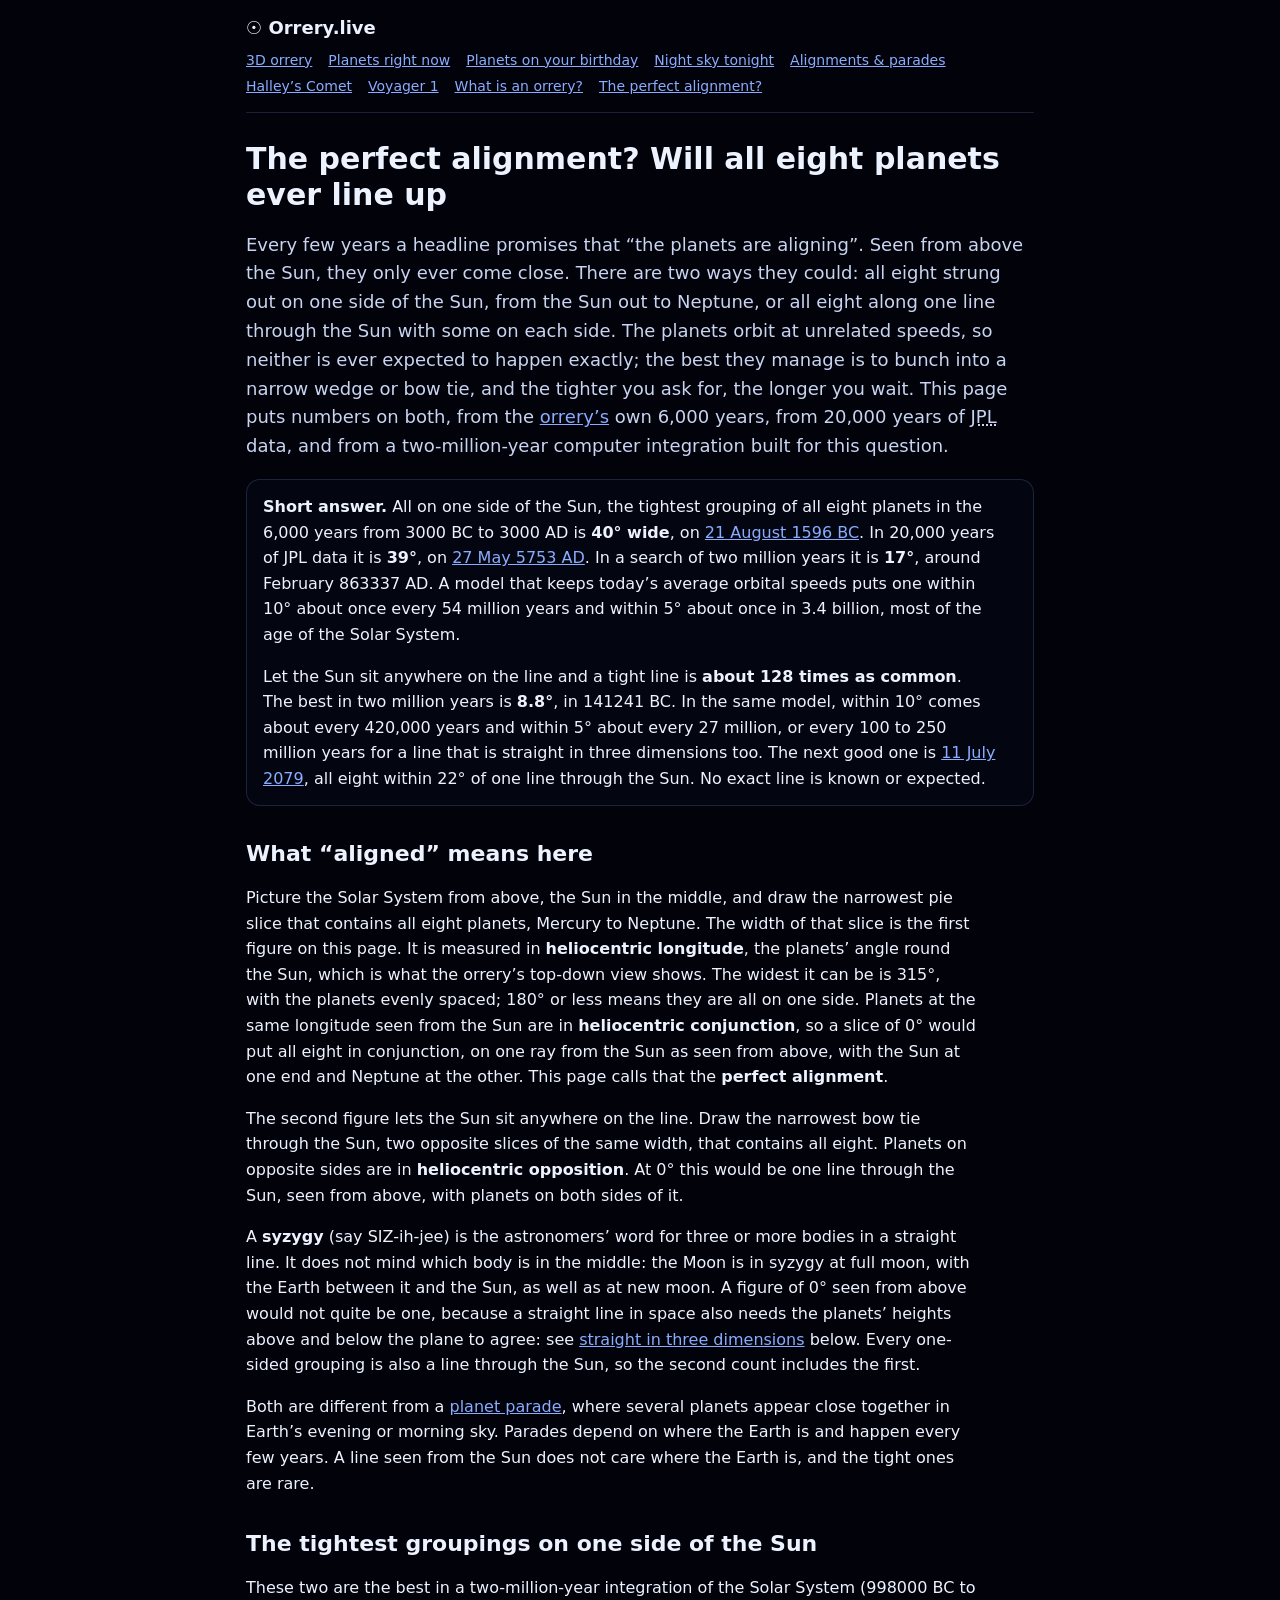
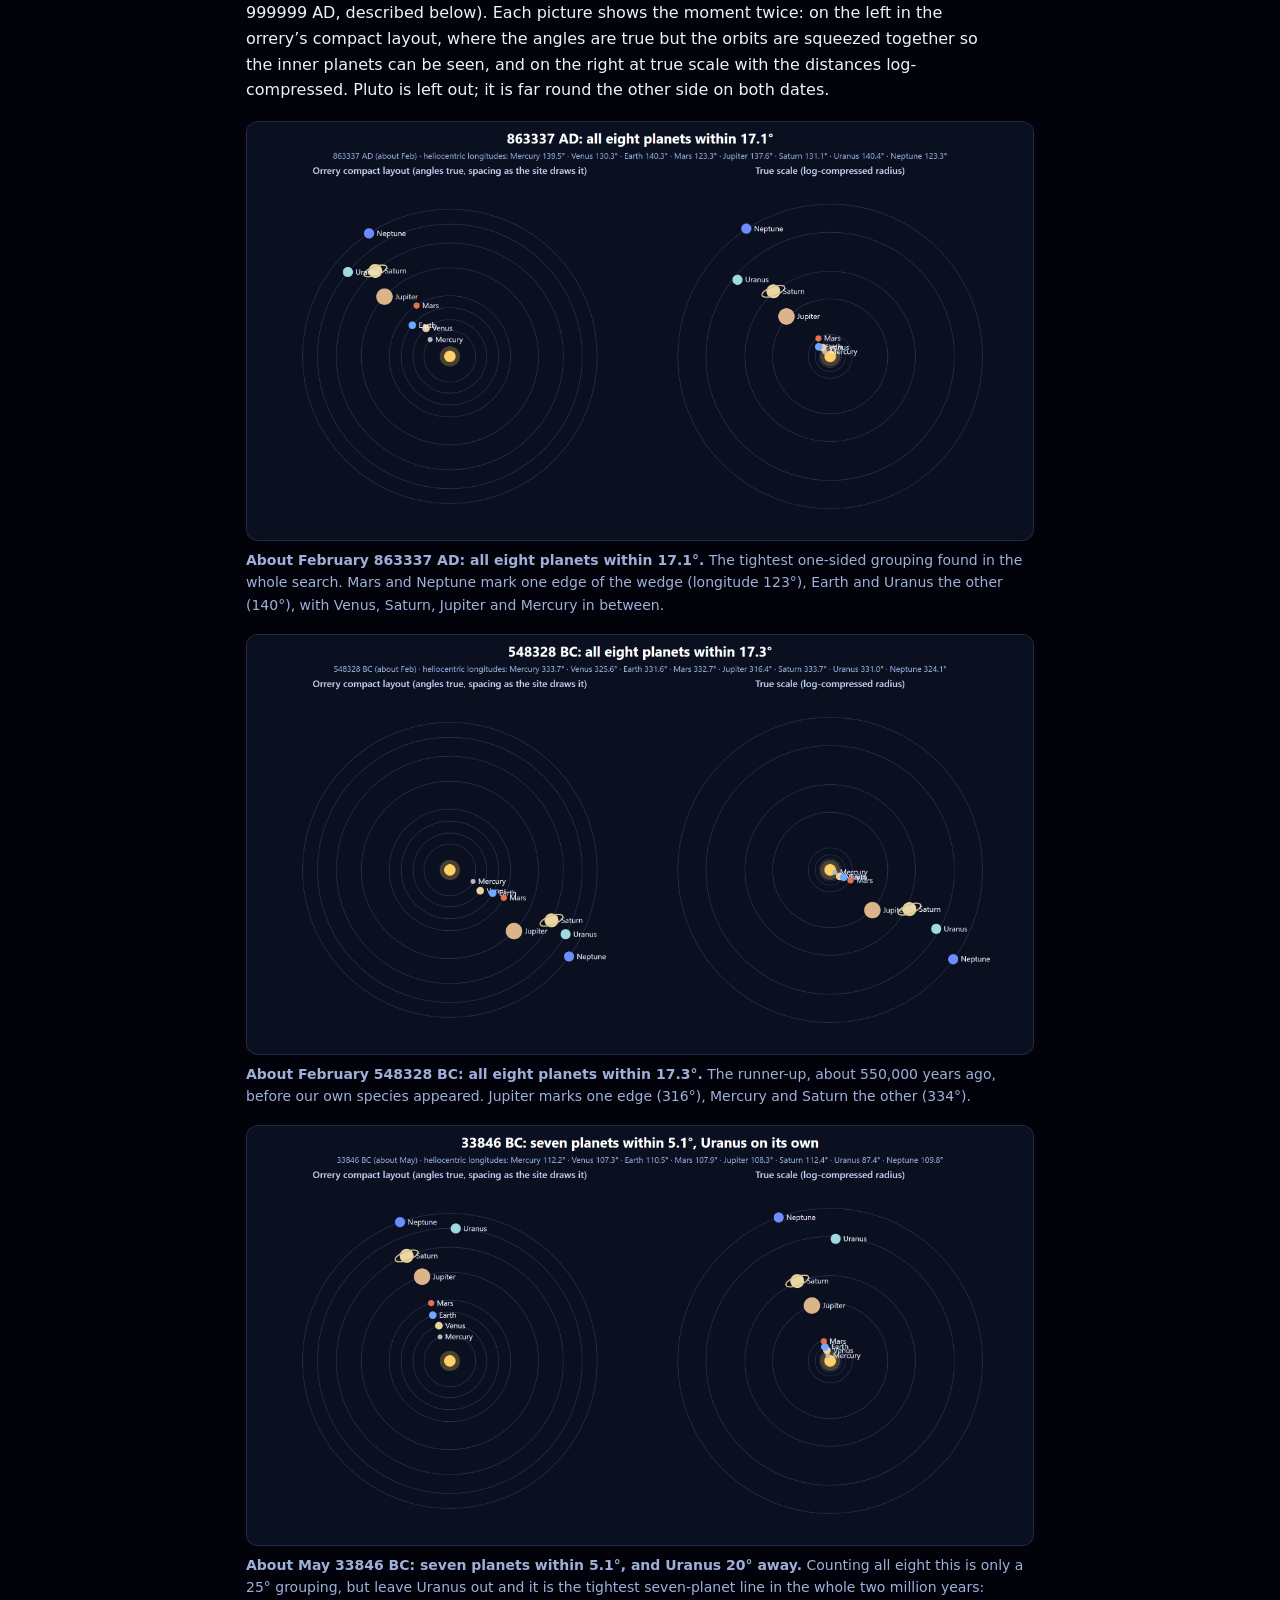
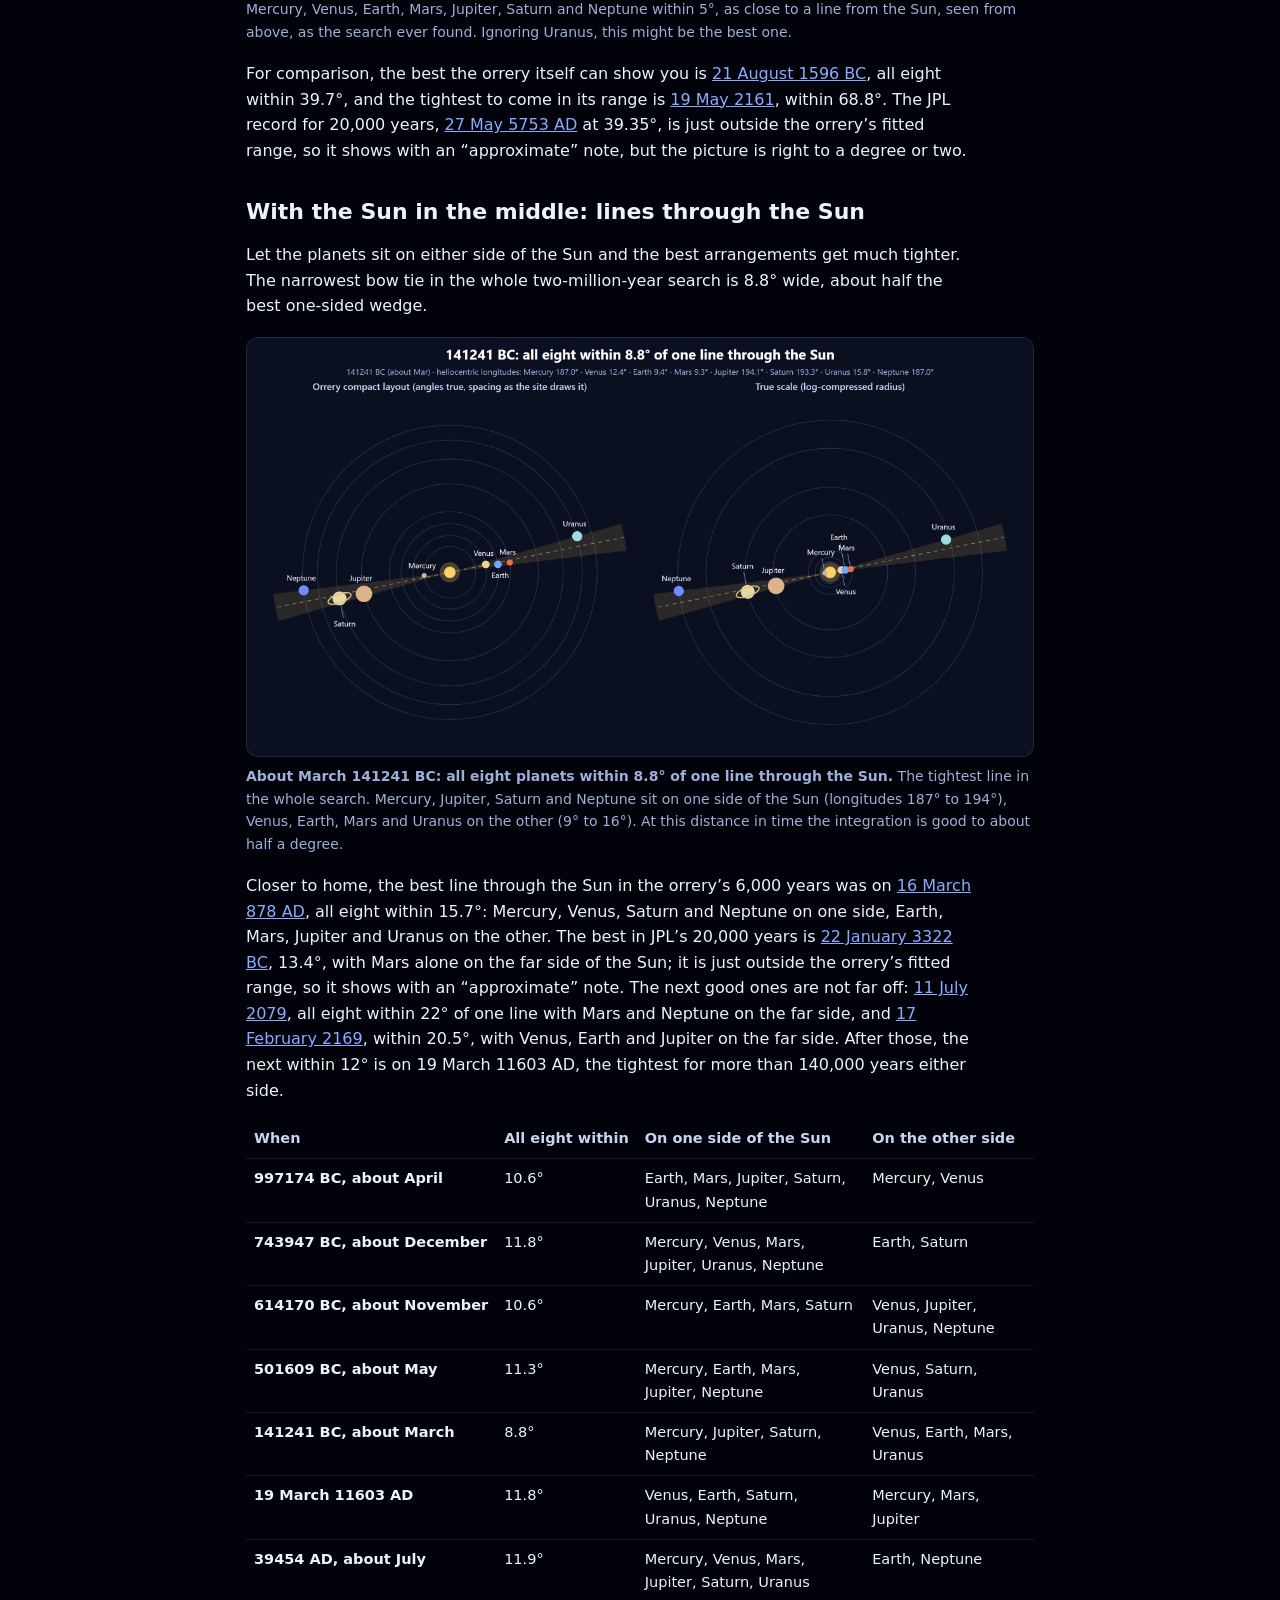
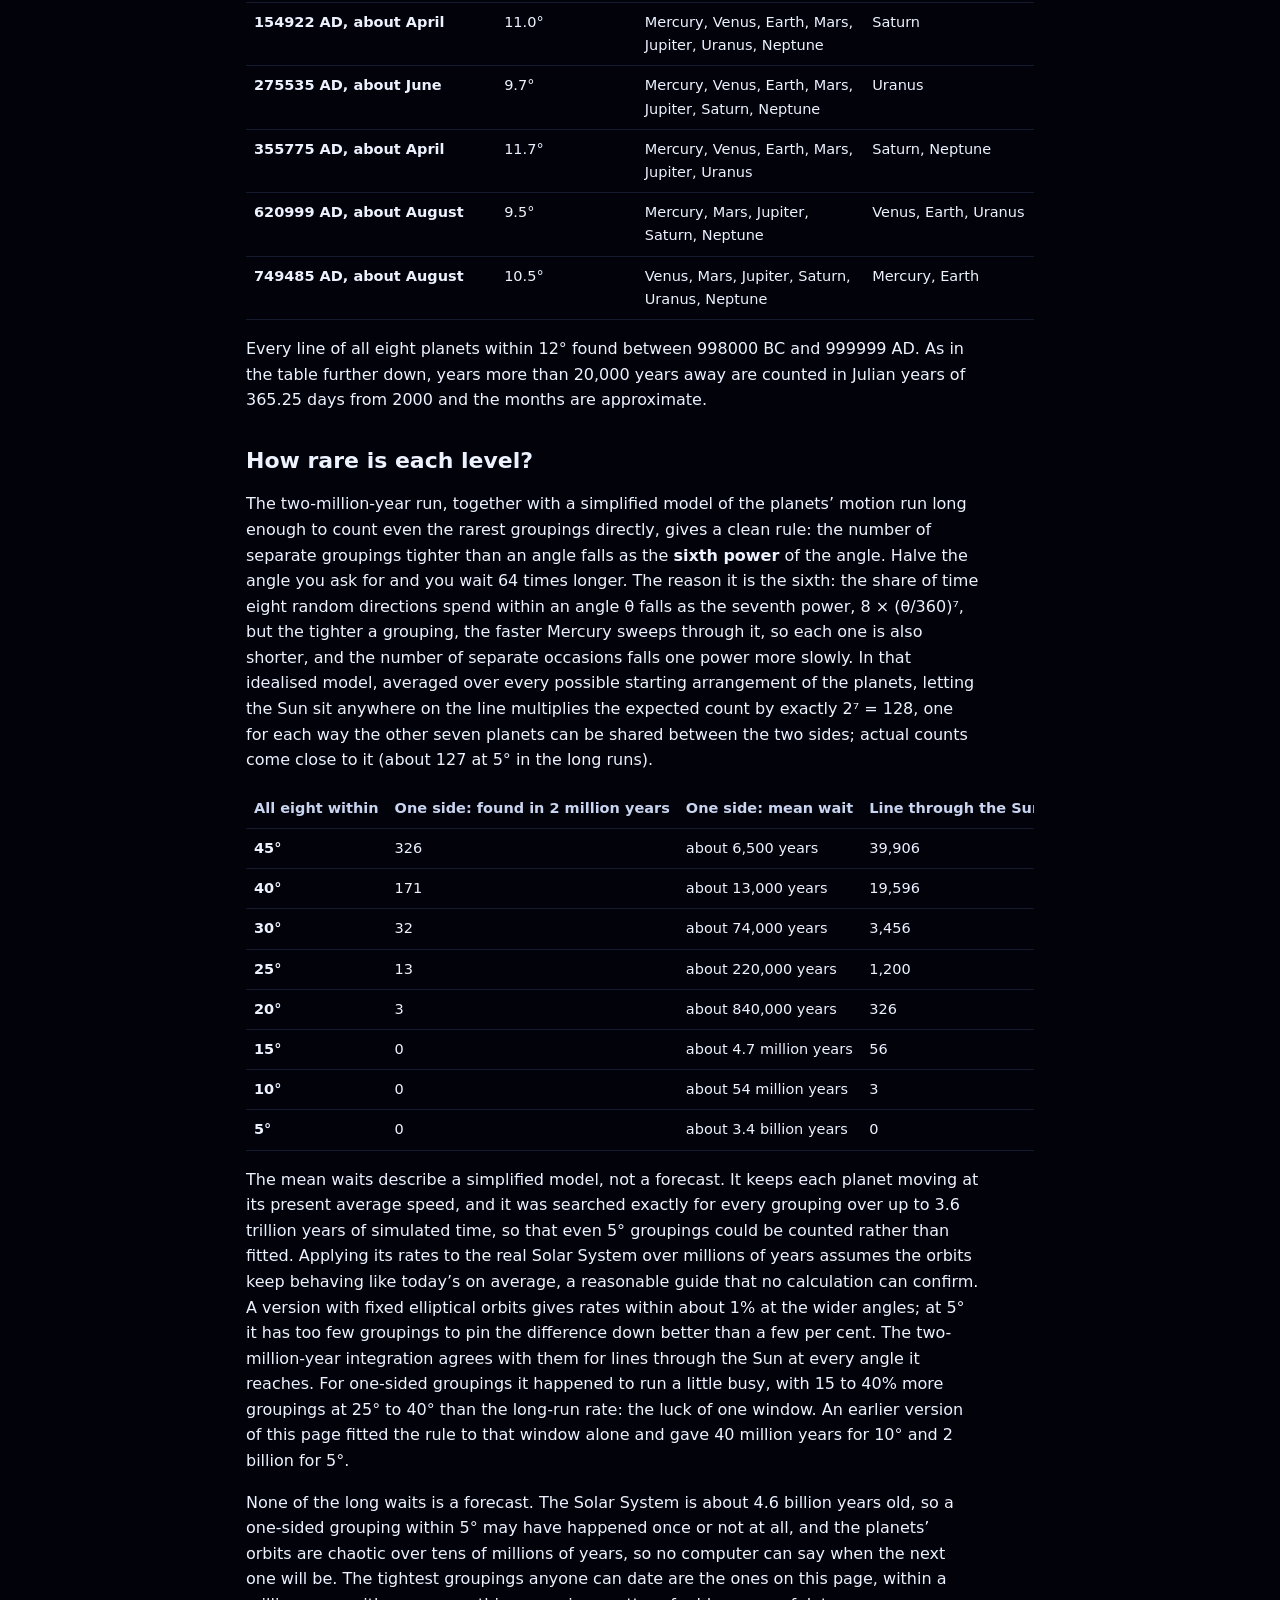
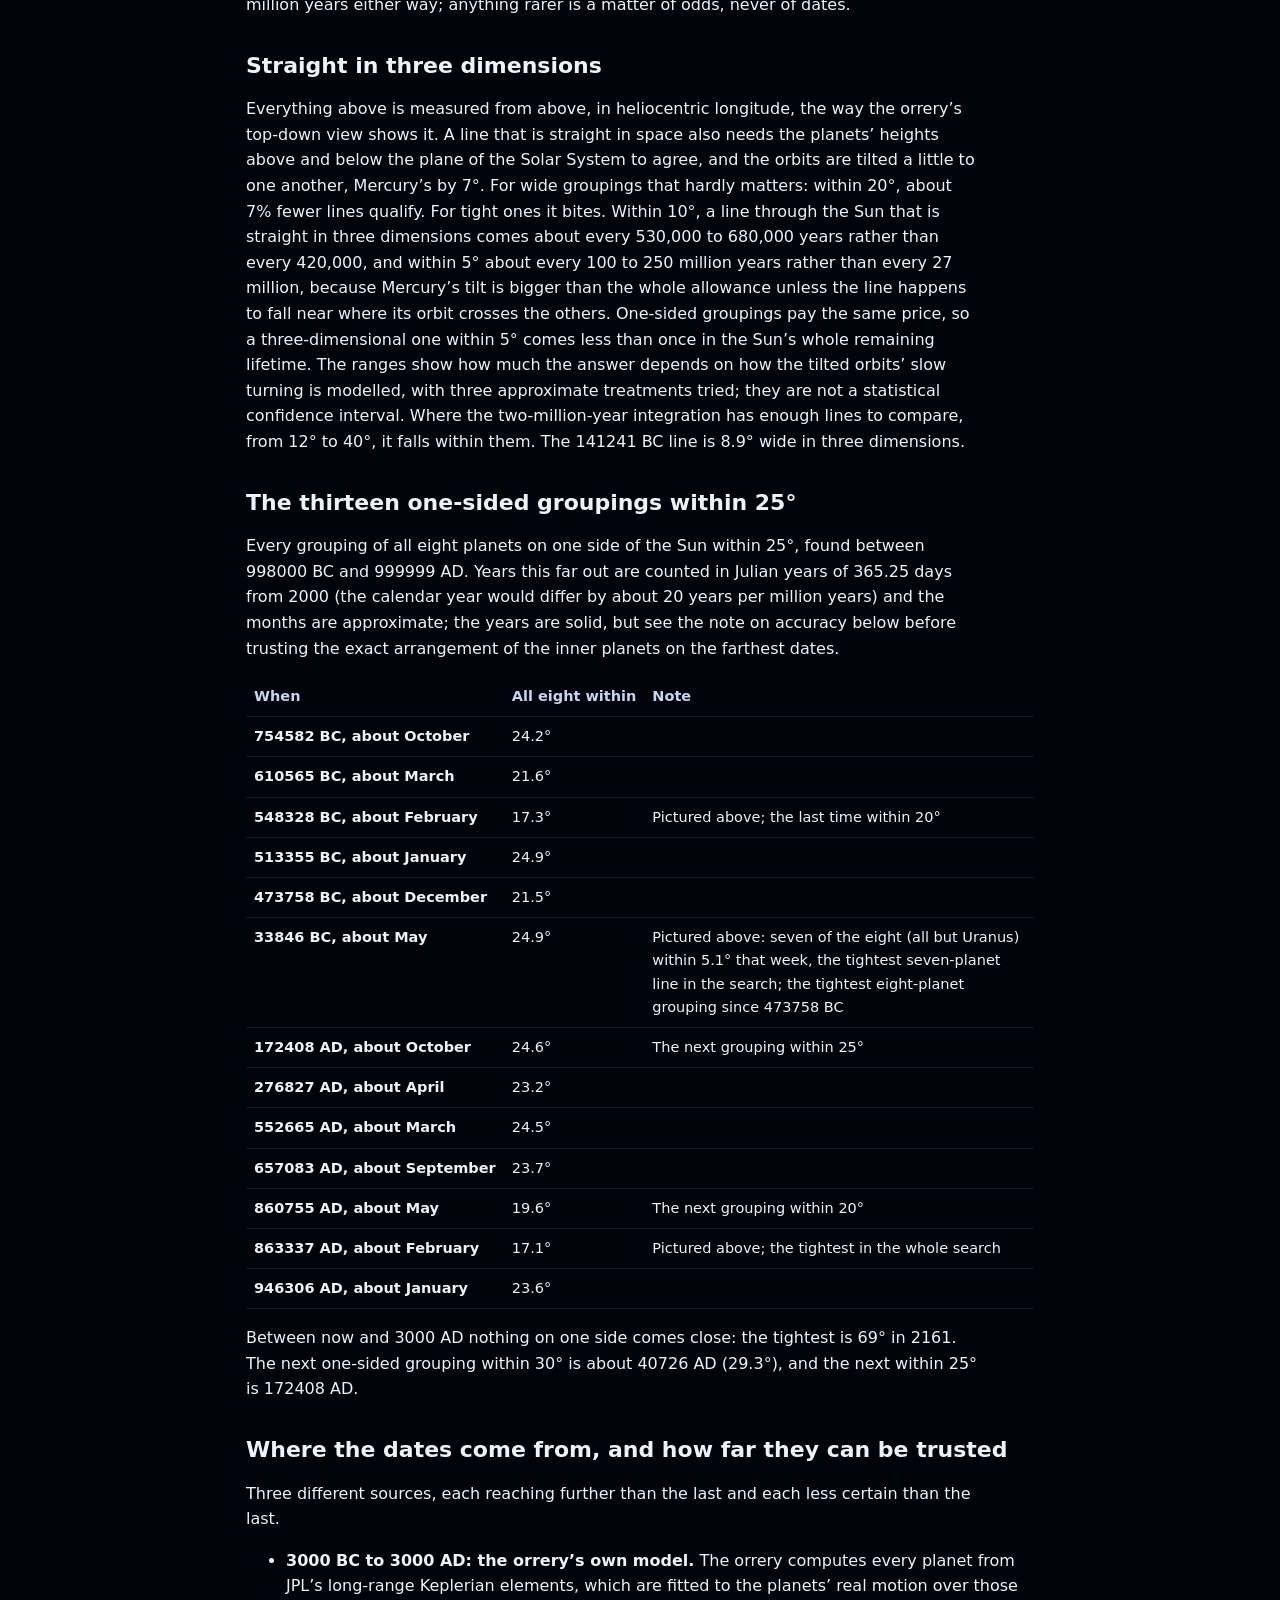
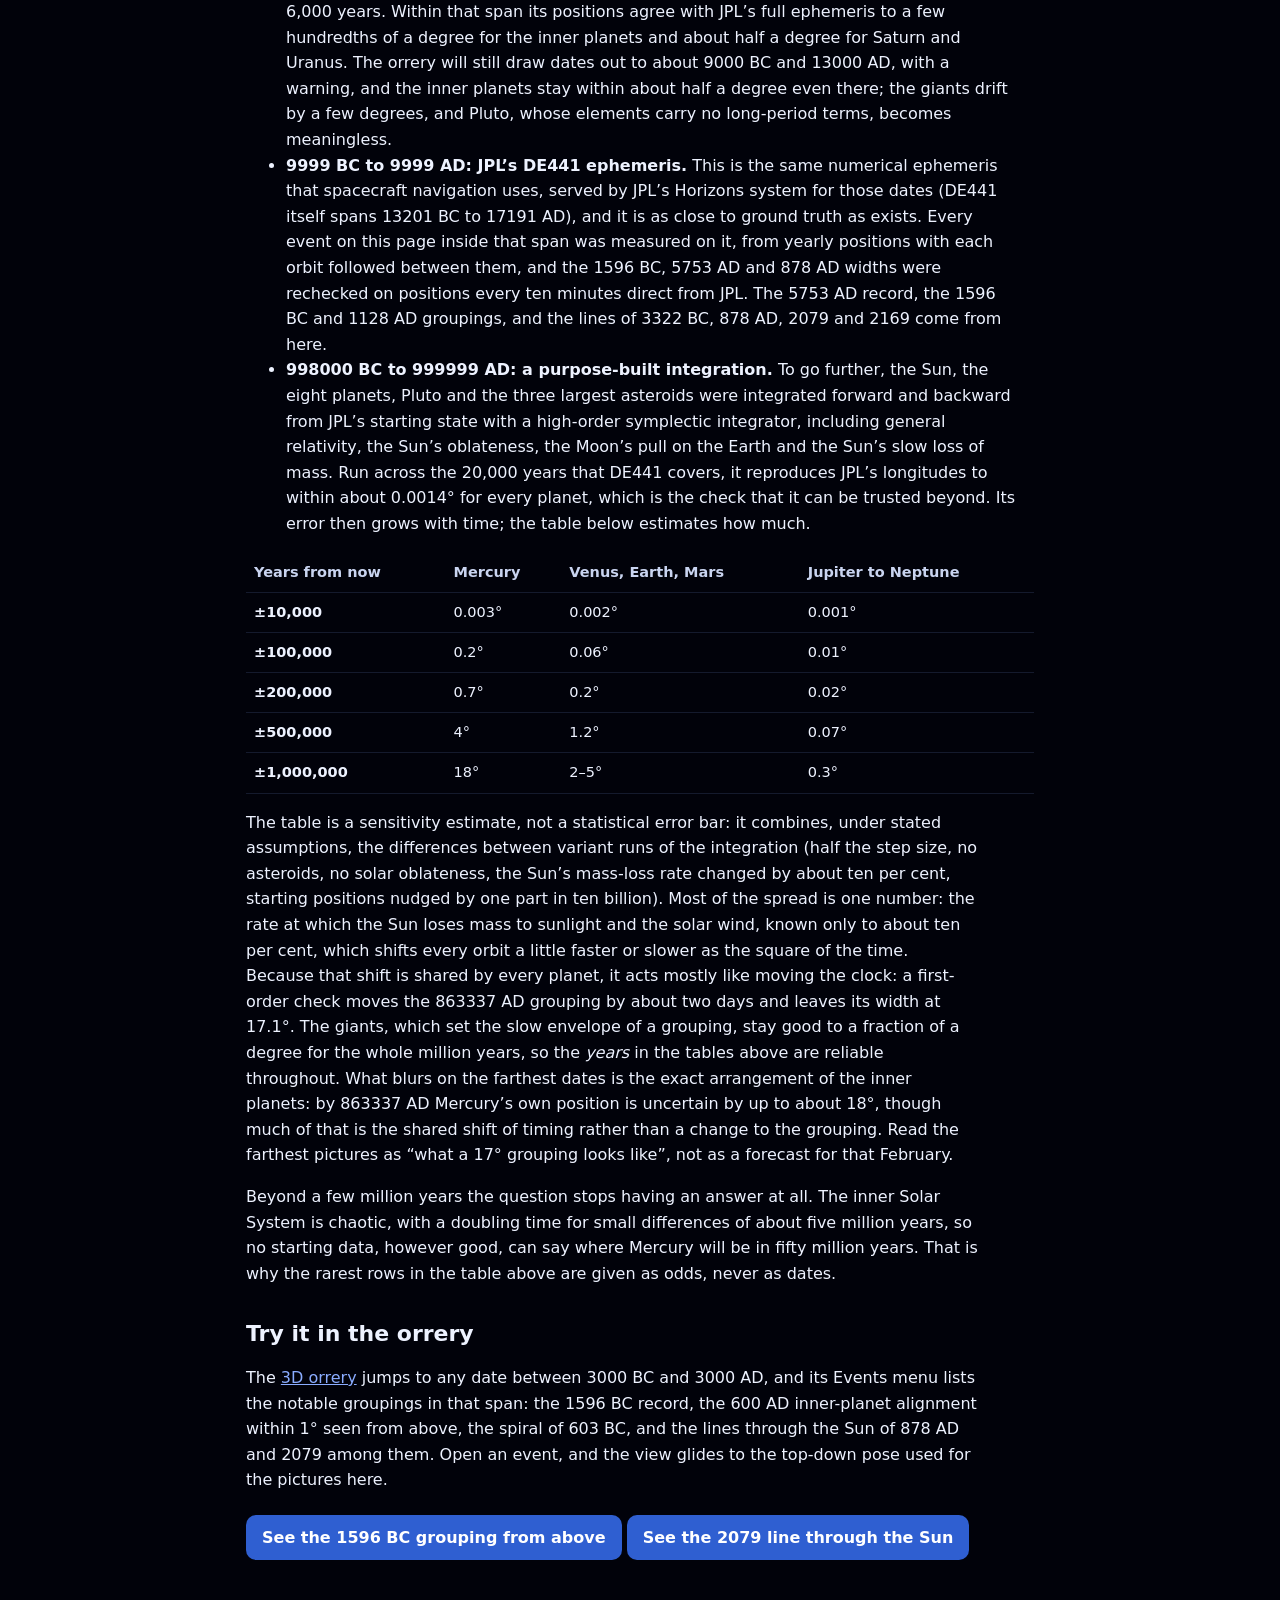
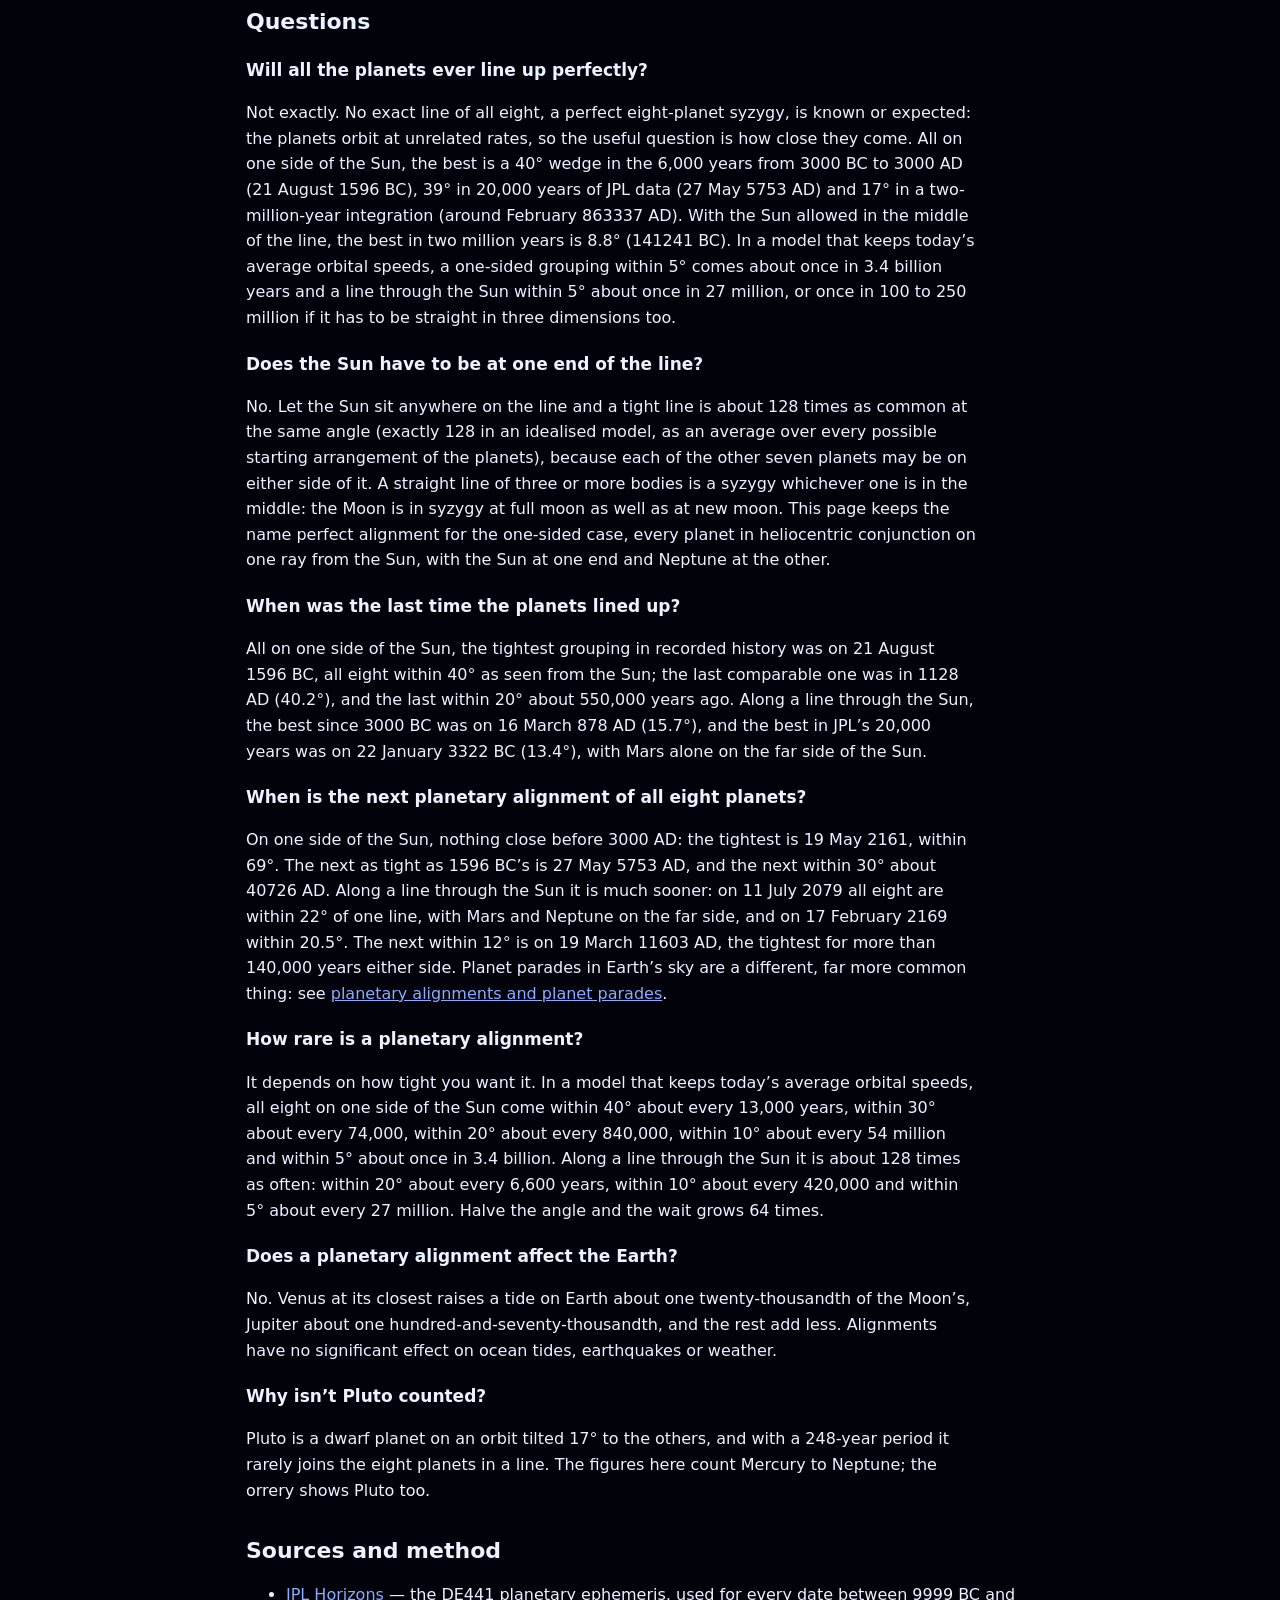
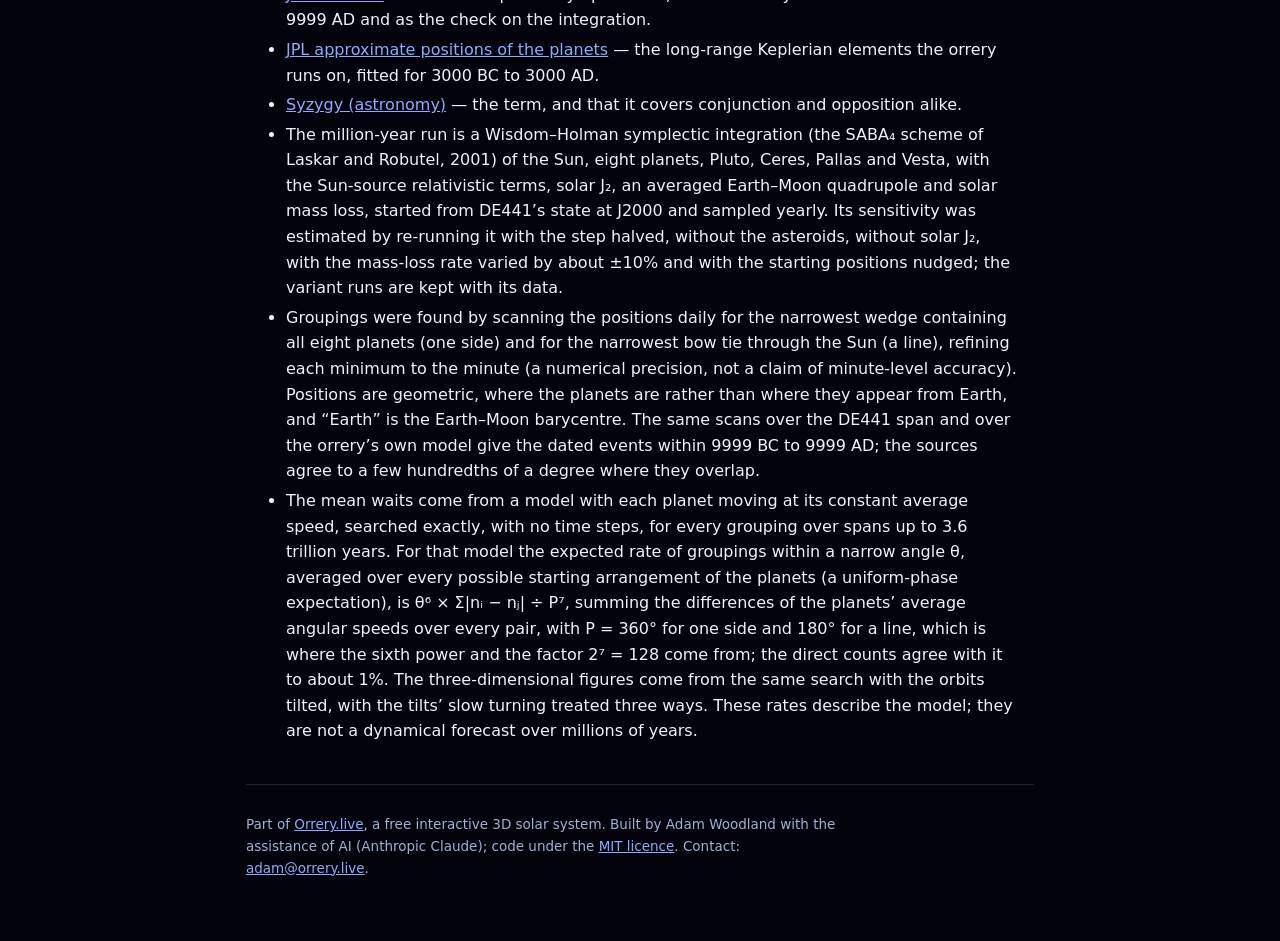
<file: perfect-alignment/index.html>
<!DOCTYPE html>
<html lang="en">
<head>
<meta charset="UTF-8">
<meta name="viewport" content="width=device-width, initial-scale=1.0">
<title>Will all 8 planets ever align? The perfect alignment</title>
<meta name="description" content="Will all eight planets ever line up? On one side of the Sun: 40° at best in 6,000 years, 17° in two million. On a line through it: 8.8° in 141241 BC.">
<meta name="robots" content="index, follow, max-image-preview:large">
<meta name="author" content="Adam Woodland">
<meta name="theme-color" content="#01020a">
<link rel="canonical" href="https://orrery.live/perfect-alignment/">
<link rel="icon" href="/favicon.svg" type="image/svg+xml">
<link rel="apple-touch-icon" sizes="180x180" href="/apple-touch-icon.png">
<meta property="og:type" content="article">
<meta property="og:url" content="https://orrery.live/perfect-alignment/">
<meta property="og:title" content="The perfect alignment? Will all eight planets ever line up">
<meta property="og:description" content="The tightest the eight planets ever line up: 17° on one side of the Sun in two million years, 8.8° along a line through it. How often each level comes, and why an exact line isn’t expected.">
<meta property="og:site_name" content="Orrery.live">
<meta property="og:image" content="https://orrery.live/perfect-alignment/863337-ad.png">
<meta property="og:image:width" content="2480">
<meta property="og:image:height" content="1320">
<meta property="og:image:alt" content="Top-down diagram of the Solar System around February 863337 AD, drawn in the orrery's compact layout and at true scale: all eight planets sit in one 17° wedge on the same side of the Sun.">
<meta name="twitter:card" content="summary_large_image">
<meta name="twitter:title" content="The perfect alignment?">
<meta name="twitter:description" content="Will all eight planets ever line up, on one side of the Sun or along a line through it? The tightest in two million years, and how rare each level is.">
<meta name="twitter:image" content="https://orrery.live/perfect-alignment/863337-ad.png">
<meta name="twitter:image:alt" content="Top-down diagram of the Solar System around February 863337 AD, drawn in the orrery's compact layout and at true scale: all eight planets sit in one 17° wedge on the same side of the Sun.">
<script type="application/ld+json">
{
  "@context": "https://schema.org",
  "@graph": [
    {
      "@type": "BreadcrumbList",
      "itemListElement": [
        { "@type": "ListItem", "position": 1, "name": "Orrery.live", "item": "https://orrery.live/" },
        { "@type": "ListItem", "position": 2, "name": "The perfect alignment?", "item": "https://orrery.live/perfect-alignment/" }
      ]
    },
    {
      "@type": "Article",
      "@id": "https://orrery.live/perfect-alignment/",
      "url": "https://orrery.live/perfect-alignment/",
      "headline": "The perfect alignment? Will all eight planets ever line up",
      "description": "How tightly the eight planets ever line up, on one side of the Sun (40° in 6,000 years, 39° in 20,000 years of JPL data, 17° in two million years) or along a line through it (8.8°), how often each level comes, and why an exact line isn’t expected.",
      "image": "https://orrery.live/perfect-alignment/863337-ad.png",
      "datePublished": "2026-10-19",
      "dateModified": "2026-11-19",
      "author": { "@type": "Person", "name": "Adam Woodland", "url": "https://adamwoodland.com/" },
      "publisher": { "@type": "Organization", "name": "Orrery.live", "url": "https://orrery.live/" },
      "isPartOf": { "@type": "WebSite", "name": "Orrery.live", "url": "https://orrery.live/" },
      "about": { "@type": "Thing", "name": "Syzygy (planetary alignment)", "sameAs": "https://en.wikipedia.org/wiki/Syzygy_(astronomy)" },
      "inLanguage": "en"
    },
    {
      "@type": "FAQPage",
      "mainEntity": [
        {
          "@type": "Question",
          "name": "Will all the planets ever line up perfectly?",
          "acceptedAnswer": { "@type": "Answer", "text": "Not exactly. No exact line of all eight, a perfect eight-planet syzygy, is known or expected: the planets orbit at unrelated rates, so the useful question is how close they come. All on one side of the Sun, the best is a 40° wedge in the 6,000 years from 3000 BC to 3000 AD (21 August 1596 BC), 39° in 20,000 years of JPL data (27 May 5753 AD) and 17° in a two-million-year integration (around February 863337 AD). With the Sun allowed in the middle of the line, the best in two million years is 8.8° (141241 BC). In a model that keeps today’s average orbital speeds, a one-sided grouping within 5° comes about once in 3.4 billion years and a line through the Sun within 5° about once in 27 million, or once in 100 to 250 million if it has to be straight in three dimensions too." }
        },
        {
          "@type": "Question",
          "name": "Does the Sun have to be at one end of the line?",
          "acceptedAnswer": { "@type": "Answer", "text": "No. Let the Sun sit anywhere on the line and a tight line is about 128 times as common at the same angle (exactly 128 in an idealised model, as an average over every possible starting arrangement of the planets), because each of the other seven planets may be on either side of it. A straight line of three or more bodies is a syzygy whichever one is in the middle: the Moon is in syzygy at full moon as well as at new moon. This page keeps the name perfect alignment for the one-sided case, every planet in heliocentric conjunction on one ray from the Sun, with the Sun at one end and Neptune at the other." }
        },
        {
          "@type": "Question",
          "name": "When was the last time the planets lined up?",
          "acceptedAnswer": { "@type": "Answer", "text": "All on one side of the Sun, the tightest grouping in recorded history was on 21 August 1596 BC, all eight within 40° as seen from the Sun; the last comparable one was in 1128 AD (40.2°), and the last within 20° about 550,000 years ago. Along a line through the Sun, the best since 3000 BC was on 16 March 878 AD (15.7°), and the best in JPL’s 20,000 years was on 22 January 3322 BC (13.4°), with Mars alone on the far side of the Sun." }
        },
        {
          "@type": "Question",
          "name": "When is the next planetary alignment of all eight planets?",
          "acceptedAnswer": { "@type": "Answer", "text": "On one side of the Sun, nothing close before 3000 AD: the tightest is 19 May 2161, within 69°. The next as tight as 1596 BC’s is 27 May 5753 AD, and the next within 30° about 40726 AD. Along a line through the Sun it is much sooner: on 11 July 2079 all eight are within 22° of one line, with Mars and Neptune on the far side, and on 17 February 2169 within 20.5°. The next within 12° is on 19 March 11603 AD, the tightest for more than 140,000 years either side. Planet parades in Earth’s sky are a different, far more common thing: see planetary alignments and planet parades." }
        },
        {
          "@type": "Question",
          "name": "How rare is a planetary alignment?",
          "acceptedAnswer": { "@type": "Answer", "text": "It depends on how tight you want it. In a model that keeps today’s average orbital speeds, all eight on one side of the Sun come within 40° about every 13,000 years, within 30° about every 74,000, within 20° about every 840,000, within 10° about every 54 million and within 5° about once in 3.4 billion. Along a line through the Sun it is about 128 times as often: within 20° about every 6,600 years, within 10° about every 420,000 and within 5° about every 27 million. Halve the angle and the wait grows 64 times." }
        },
        {
          "@type": "Question",
          "name": "Does a planetary alignment affect the Earth?",
          "acceptedAnswer": { "@type": "Answer", "text": "No. Venus at its closest raises a tide on Earth about one twenty-thousandth of the Moon’s, Jupiter about one hundred-and-seventy-thousandth, and the rest add less. Alignments have no significant effect on ocean tides, earthquakes or weather." }
        },
        {
          "@type": "Question",
          "name": "Why isn’t Pluto counted?",
          "acceptedAnswer": { "@type": "Answer", "text": "Pluto is a dwarf planet on an orbit tilted 17° to the others, and with a 248-year period it rarely joins the eight planets in a line. The figures here count Mercury to Neptune; the orrery shows Pluto too." }
        }
      ]
    }
  ]
}
</script>
<link rel="stylesheet" href="/guide.css">
</head>
<body>
<div class="wrap">
<header class="site">
	<a class="brand" href="/">☉ Orrery.live</a>
	<nav aria-label="Guides"><a href="/">3D orrery</a><a href="/now/">Planets right now</a><a href="/planets-on-your-birthday/">Planets on your birthday</a><a href="/night-sky/">Night sky tonight</a><a href="/planetary-alignment/">Alignments &amp; parades</a><a href="/halleys-comet/">Halley’s Comet</a><a href="/voyager-1/">Voyager 1</a><a href="/what-is-an-orrery/">What is an orrery?</a><a href="/perfect-alignment/" aria-current="page">The perfect alignment?</a></nav>
</header>
<main>
	<h1>The perfect alignment? Will all eight planets ever line up</h1>
	<p class="lead">Every few years a headline promises that “the planets are aligning”. Seen from above the Sun, they only ever come close. There are two ways they could: all eight strung out on one side of the Sun, from the Sun out to Neptune, or all eight along one line through the Sun with some on each side. The planets orbit at unrelated speeds, so neither is ever expected to happen exactly; the best they manage is to bunch into a narrow wedge or bow tie, and the tighter you ask for, the longer you wait. This page puts numbers on both, from the <a href="/">orrery’s</a> own 6,000 years, from 20,000 years of <abbr title="NASA Jet Propulsion Laboratory">JPL</abbr> data, and from a two-million-year computer integration built for this question.</p>

	<div class="card">
		<p><strong>Short answer.</strong> All on one side of the Sun, the tightest grouping of all eight planets in the 6,000 years from 3000 BC to 3000 AD is <strong>40° wide</strong>, on <a href="/?t=-1312814.3&amp;show=planet,labels,milkyway&amp;view=top">21 August 1596 BC</a>. In 20,000 years of JPL data it is <strong>39°</strong>, on <a href="/?t=1370902.3&amp;show=planet,labels,milkyway&amp;view=top">27 May 5753 AD</a>. In a search of two million years it is <strong>17°</strong>, around February 863337 AD. A model that keeps today’s average orbital speeds puts one within 10° about once every 54 million years and within 5° about once in 3.4 billion, most of the age of the Solar System.</p>
		<p>Let the Sun sit anywhere on the line and a tight line is <strong>about 128 times as common</strong>. The best in two million years is <strong>8.8°</strong>, in 141241 BC. In the same model, within 10° comes about every 420,000 years and within 5° about every 27 million, or every 100 to 250 million years for a line that is straight in three dimensions too. The next good one is <a href="/?t=29045.8&amp;show=planet,labels,milkyway&amp;view=top">11 July 2079</a>, all eight within 22° of one line through the Sun. No exact line is known or expected.</p>
	</div>

	<h2>What “aligned” means here</h2>
	<p>Picture the Solar System from above, the Sun in the middle, and draw the narrowest pie slice that contains all eight planets, Mercury to Neptune. The width of that slice is the first figure on this page. It is measured in <strong>heliocentric longitude</strong>, the planets’ angle round the Sun, which is what the orrery’s top-down view shows. The widest it can be is 315°, with the planets evenly spaced; 180° or less means they are all on one side. Planets at the same longitude seen from the Sun are in <strong>heliocentric conjunction</strong>, so a slice of 0° would put all eight in conjunction, on one ray from the Sun as seen from above, with the Sun at one end and Neptune at the other. This page calls that the <strong>perfect alignment</strong>.</p>
	<p>The second figure lets the Sun sit anywhere on the line. Draw the narrowest bow tie through the Sun, two opposite slices of the same width, that contains all eight. Planets on opposite sides are in <strong>heliocentric opposition</strong>. At 0° this would be one line through the Sun, seen from above, with planets on both sides of it.</p>
	<p>A <strong>syzygy</strong> (say SIZ-ih-jee) is the astronomers’ word for three or more bodies in a straight line. It does not mind which body is in the middle: the Moon is in syzygy at full moon, with the Earth between it and the Sun, as well as at new moon. A figure of 0° seen from above would not quite be one, because a straight line in space also needs the planets’ heights above and below the plane to agree: see <a href="#three-d">straight in three dimensions</a> below. Every one-sided grouping is also a line through the Sun, so the second count includes the first.</p>
	<p>Both are different from a <a href="/planetary-alignment/">planet parade</a>, where several planets appear close together in Earth’s evening or morning sky. Parades depend on where the Earth is and happen every few years. A line seen from the Sun does not care where the Earth is, and the tight ones are rare.</p>

	<h2>The tightest groupings on one side of the Sun</h2>
	<p>These two are the best in a two-million-year integration of the Solar System (998000 BC to 999999 AD, described below). Each picture shows the moment twice: on the left in the orrery’s compact layout, where the angles are true but the orbits are squeezed together so the inner planets can be seen, and on the right at true scale with the distances log-compressed. Pluto is left out; it is far round the other side on both dates.</p>
	<figure class="fig">
		<a href="/perfect-alignment/863337-ad.png" title="Open full size"><img src="/perfect-alignment/planets-aligned-863337-ad.webp" width="2480" height="1320" alt="Top-down diagram of the Solar System around February 863337 AD, drawn twice: in the orrery's compact layout and at true scale. All eight planets from Mercury to Neptune sit in one 17° wedge to the upper left of the Sun, Mars and Neptune at one edge, Earth and Uranus at the other." loading="lazy"></a>
		<figcaption><strong>About February 863337 AD: all eight planets within 17.1°.</strong> The tightest one-sided grouping found in the whole search. Mars and Neptune mark one edge of the wedge (longitude 123°), Earth and Uranus the other (140°), with Venus, Saturn, Jupiter and Mercury in between.</figcaption>
	</figure>
	<figure class="fig">
		<a href="/perfect-alignment/548328-bc.png" title="Open full size"><img src="/perfect-alignment/planets-aligned-548328-bc.webp" width="2480" height="1320" alt="Top-down diagram of the Solar System around February 548328 BC, drawn twice: in the orrery's compact layout and at true scale. All eight planets sit in one 17° wedge to the lower right of the Sun, Jupiter at one edge, Mercury and Saturn at the other." loading="lazy"></a>
		<figcaption><strong>About February 548328 BC: all eight planets within 17.3°.</strong> The runner-up, about 550,000 years ago, before our own species appeared. Jupiter marks one edge (316°), Mercury and Saturn the other (334°).</figcaption>
	</figure>
	<figure class="fig">
		<a href="/perfect-alignment/33846-bc.png" title="Open full size"><img src="/perfect-alignment/planets-aligned-33846-bc.webp" width="2480" height="1320" alt="Top-down diagram of the Solar System around May 33846 BC, drawn twice: in the orrery's compact layout and at true scale. Seven planets sit in one 5° wedge above the Sun, with Uranus on its own about 20° further round." loading="lazy"></a>
		<figcaption><strong>About May 33846 BC: seven planets within 5.1°, and Uranus 20° away.</strong> Counting all eight this is only a 25° grouping, but leave Uranus out and it is the tightest seven-planet line in the whole two million years: Mercury, Venus, Earth, Mars, Jupiter, Saturn and Neptune within 5°, as close to a line from the Sun, seen from above, as the search ever found. Ignoring Uranus, this might be the best one.</figcaption>
	</figure>
	<p>For comparison, the best the orrery itself can show you is <a href="/?t=-1312814.3&amp;show=planet,labels,milkyway&amp;view=top">21 August 1596 BC</a>, all eight within 39.7°, and the tightest to come in its range is <a href="/?t=58942.969&amp;show=planet,labels,milkyway&amp;view=top">19 May 2161</a>, within 68.8°. The JPL record for 20,000 years, <a href="/?t=1370902.3&amp;show=planet,labels,milkyway&amp;view=top">27 May 5753 AD</a> at 39.35°, is just outside the orrery’s fitted range, so it shows with an “approximate” note, but the picture is right to a degree or two.</p>

	<h2>With the Sun in the middle: lines through the Sun</h2>
	<p>Let the planets sit on either side of the Sun and the best arrangements get much tighter. The narrowest bow tie in the whole two-million-year search is 8.8° wide, about half the best one-sided wedge.</p>
	<figure class="fig">
		<a href="/perfect-alignment/141241-bc.png" title="Open full size"><img src="/perfect-alignment/planets-aligned-141241-bc.webp" width="2480" height="1320" alt="Top-down diagram of the Solar System around March 141241 BC, drawn twice: in the orrery's compact layout and at true scale. A narrow shaded bow tie runs through the Sun from lower left to upper right. Mercury, Jupiter, Saturn and Neptune lie along it on the left of the Sun; Venus, Earth, Mars and Uranus on the right." loading="lazy"></a>
		<figcaption><strong>About March 141241 BC: all eight planets within 8.8° of one line through the Sun.</strong> The tightest line in the whole search. Mercury, Jupiter, Saturn and Neptune sit on one side of the Sun (longitudes 187° to 194°), Venus, Earth, Mars and Uranus on the other (9° to 16°). At this distance in time the integration is good to about half a degree.</figcaption>
	</figure>
	<p>Closer to home, the best line through the Sun in the orrery’s 6,000 years was on <a href="/?t=-409727.4&amp;show=planet,labels,milkyway&amp;view=top">16 March 878 AD</a>, all eight within 15.7°: Mercury, Venus, Saturn and Neptune on one side, Earth, Mars, Jupiter and Uranus on the other. The best in JPL’s 20,000 years is <a href="/?t=-1943433.9&amp;show=planet,labels,milkyway&amp;view=top">22 January 3322 BC</a>, 13.4°, with Mars alone on the far side of the Sun; it is just outside the orrery’s fitted range, so it shows with an “approximate” note. The next good ones are not far off: <a href="/?t=29045.8&amp;show=planet,labels,milkyway&amp;view=top">11 July 2079</a>, all eight within 22° of one line with Mars and Neptune on the far side, and <a href="/?t=61774.13&amp;show=planet,labels,milkyway&amp;view=top">17 February 2169</a>, within 20.5°, with Venus, Earth and Jupiter on the far side. After those, the next within 12° is on 19 March 11603 AD, the tightest for more than 140,000 years either side.</p>
	<div class="tablewrap">
		<table class="stack">
			<thead><tr><th scope="col">When</th><th scope="col" class="num">All eight within</th><th scope="col">On one side of the Sun</th><th scope="col">On the other side</th></tr></thead>
			<tbody>
				<tr><th scope="row">997174 BC, about April</th><td class="num" data-label="All eight within">10.6°</td><td data-label="On one side of the Sun">Earth, Mars, Jupiter, Saturn, Uranus, Neptune</td><td data-label="On the other side">Mercury, Venus</td></tr>
				<tr><th scope="row">743947 BC, about December</th><td class="num" data-label="All eight within">11.8°</td><td data-label="On one side of the Sun">Mercury, Venus, Mars, Jupiter, Uranus, Neptune</td><td data-label="On the other side">Earth, Saturn</td></tr>
				<tr><th scope="row">614170 BC, about November</th><td class="num" data-label="All eight within">10.6°</td><td data-label="On one side of the Sun">Mercury, Earth, Mars, Saturn</td><td data-label="On the other side">Venus, Jupiter, Uranus, Neptune</td></tr>
				<tr><th scope="row">501609 BC, about May</th><td class="num" data-label="All eight within">11.3°</td><td data-label="On one side of the Sun">Mercury, Earth, Mars, Jupiter, Neptune</td><td data-label="On the other side">Venus, Saturn, Uranus</td></tr>
				<tr><th scope="row">141241 BC, about March</th><td class="num" data-label="All eight within">8.8°</td><td data-label="On one side of the Sun">Mercury, Jupiter, Saturn, Neptune</td><td data-label="On the other side">Venus, Earth, Mars, Uranus</td></tr>
				<tr><th scope="row">19 March 11603 AD</th><td class="num" data-label="All eight within">11.8°</td><td data-label="On one side of the Sun">Venus, Earth, Saturn, Uranus, Neptune</td><td data-label="On the other side">Mercury, Mars, Jupiter</td></tr>
				<tr><th scope="row">39454 AD, about July</th><td class="num" data-label="All eight within">11.9°</td><td data-label="On one side of the Sun">Mercury, Venus, Mars, Jupiter, Saturn, Uranus</td><td data-label="On the other side">Earth, Neptune</td></tr>
				<tr><th scope="row">154922 AD, about April</th><td class="num" data-label="All eight within">11.0°</td><td data-label="On one side of the Sun">Mercury, Venus, Earth, Mars, Jupiter, Uranus, Neptune</td><td data-label="On the other side">Saturn</td></tr>
				<tr><th scope="row">275535 AD, about June</th><td class="num" data-label="All eight within">9.7°</td><td data-label="On one side of the Sun">Mercury, Venus, Earth, Mars, Jupiter, Saturn, Neptune</td><td data-label="On the other side">Uranus</td></tr>
				<tr><th scope="row">355775 AD, about April</th><td class="num" data-label="All eight within">11.7°</td><td data-label="On one side of the Sun">Mercury, Venus, Earth, Mars, Jupiter, Uranus</td><td data-label="On the other side">Saturn, Neptune</td></tr>
				<tr><th scope="row">620999 AD, about August</th><td class="num" data-label="All eight within">9.5°</td><td data-label="On one side of the Sun">Mercury, Mars, Jupiter, Saturn, Neptune</td><td data-label="On the other side">Venus, Earth, Uranus</td></tr>
				<tr><th scope="row">749485 AD, about August</th><td class="num" data-label="All eight within">10.5°</td><td data-label="On one side of the Sun">Venus, Mars, Jupiter, Saturn, Uranus, Neptune</td><td data-label="On the other side">Mercury, Earth</td></tr>
			</tbody>
		</table>
	</div>
	<p>Every line of all eight planets within 12° found between 998000 BC and 999999 AD. As in the table further down, years more than 20,000 years away are counted in Julian years of 365.25 days from 2000 and the months are approximate.</p>

	<h2>How rare is each level?</h2>
	<p>The two-million-year run, together with a simplified model of the planets’ motion run long enough to count even the rarest groupings directly, gives a clean rule: the number of separate groupings tighter than an angle falls as the <strong>sixth power</strong> of the angle. Halve the angle you ask for and you wait 64 times longer. The reason it is the sixth: the share of time eight random directions spend within an angle θ falls as the seventh power, 8 × (θ/360)⁷, but the tighter a grouping, the faster Mercury sweeps through it, so each one is also shorter, and the number of separate occasions falls one power more slowly. In that idealised model, averaged over every possible starting arrangement of the planets, letting the Sun sit anywhere on the line multiplies the expected count by exactly 2⁷ = 128, one for each way the other seven planets can be shared between the two sides; actual counts come close to it (about 127 at 5° in the long runs).</p>
	<div class="tablewrap">
		<table class="stack">
			<thead><tr><th scope="col">All eight within</th><th scope="col" class="num">One side: found in 2 million years</th><th scope="col" class="num">One side: mean wait</th><th scope="col" class="num">Line through the Sun: found in 2 million years</th><th scope="col" class="num">Line through the Sun: mean wait</th></tr></thead>
			<tbody>
				<tr><th scope="row">45°</th><td class="num" data-label="One side, found in 2 million years">326</td><td class="num" data-label="One side, mean wait">about 6,500 years</td><td class="num" data-label="Line through the Sun, found in 2 million years">39,906</td><td class="num" data-label="Line through the Sun, mean wait">about 50 years</td></tr>
				<tr><th scope="row">40°</th><td class="num" data-label="One side, found in 2 million years">171</td><td class="num" data-label="One side, mean wait">about 13,000 years</td><td class="num" data-label="Line through the Sun, found in 2 million years">19,596</td><td class="num" data-label="Line through the Sun, mean wait">about 100 years</td></tr>
				<tr><th scope="row">30°</th><td class="num" data-label="One side, found in 2 million years">32</td><td class="num" data-label="One side, mean wait">about 74,000 years</td><td class="num" data-label="Line through the Sun, found in 2 million years">3,456</td><td class="num" data-label="Line through the Sun, mean wait">about 580 years</td></tr>
				<tr><th scope="row">25°</th><td class="num" data-label="One side, found in 2 million years">13</td><td class="num" data-label="One side, mean wait">about 220,000 years</td><td class="num" data-label="Line through the Sun, found in 2 million years">1,200</td><td class="num" data-label="Line through the Sun, mean wait">about 1,700 years</td></tr>
				<tr><th scope="row">20°</th><td class="num" data-label="One side, found in 2 million years">3</td><td class="num" data-label="One side, mean wait">about 840,000 years</td><td class="num" data-label="Line through the Sun, found in 2 million years">326</td><td class="num" data-label="Line through the Sun, mean wait">about 6,600 years</td></tr>
				<tr><th scope="row">15°</th><td class="num" data-label="One side, found in 2 million years">0</td><td class="num" data-label="One side, mean wait">about 4.7 million years</td><td class="num" data-label="Line through the Sun, found in 2 million years">56</td><td class="num" data-label="Line through the Sun, mean wait">about 37,000 years</td></tr>
				<tr><th scope="row">10°</th><td class="num" data-label="One side, found in 2 million years">0</td><td class="num" data-label="One side, mean wait">about 54 million years</td><td class="num" data-label="Line through the Sun, found in 2 million years">3</td><td class="num" data-label="Line through the Sun, mean wait">about 420,000 years</td></tr>
				<tr><th scope="row">5°</th><td class="num" data-label="One side, found in 2 million years">0</td><td class="num" data-label="One side, mean wait">about 3.4 billion years</td><td class="num" data-label="Line through the Sun, found in 2 million years">0</td><td class="num" data-label="Line through the Sun, mean wait">about 27 million years</td></tr>
			</tbody>
		</table>
	</div>
	<p>The mean waits describe a simplified model, not a forecast. It keeps each planet moving at its present average speed, and it was searched exactly for every grouping over up to 3.6 trillion years of simulated time, so that even 5° groupings could be counted rather than fitted. Applying its rates to the real Solar System over millions of years assumes the orbits keep behaving like today’s on average, a reasonable guide that no calculation can confirm. A version with fixed elliptical orbits gives rates within about 1% at the wider angles; at 5° it has too few groupings to pin the difference down better than a few per cent. The two-million-year integration agrees with them for lines through the Sun at every angle it reaches. For one-sided groupings it happened to run a little busy, with 15 to 40% more groupings at 25° to 40° than the long-run rate: the luck of one window. An earlier version of this page fitted the rule to that window alone and gave 40 million years for 10° and 2 billion for 5°.</p>
	<p>None of the long waits is a forecast. The Solar System is about 4.6 billion years old, so a one-sided grouping within 5° may have happened once or not at all, and the planets’ orbits are chaotic over tens of millions of years, so no computer can say when the next one will be. The tightest groupings anyone can date are the ones on this page, within a million years either way; anything rarer is a matter of odds, never of dates.</p>

	<h2 id="three-d">Straight in three dimensions</h2>
	<p>Everything above is measured from above, in heliocentric longitude, the way the orrery’s top-down view shows it. A line that is straight in space also needs the planets’ heights above and below the plane of the Solar System to agree, and the orbits are tilted a little to one another, Mercury’s by 7°. For wide groupings that hardly matters: within 20°, about 7% fewer lines qualify. For tight ones it bites. Within 10°, a line through the Sun that is straight in three dimensions comes about every 530,000 to 680,000 years rather than every 420,000, and within 5° about every 100 to 250 million years rather than every 27 million, because Mercury’s tilt is bigger than the whole allowance unless the line happens to fall near where its orbit crosses the others. One-sided groupings pay the same price, so a three-dimensional one within 5° comes less than once in the Sun’s whole remaining lifetime. The ranges show how much the answer depends on how the tilted orbits’ slow turning is modelled, with three approximate treatments tried; they are not a statistical confidence interval. Where the two-million-year integration has enough lines to compare, from 12° to 40°, it falls within them. The 141241 BC line is 8.9° wide in three dimensions.</p>

	<h2>The thirteen one-sided groupings within 25°</h2>
	<p>Every grouping of all eight planets on one side of the Sun within 25°, found between 998000 BC and 999999 AD. Years this far out are counted in Julian years of 365.25 days from 2000 (the calendar year would differ by about 20 years per million years) and the months are approximate; the years are solid, but see the note on accuracy below before trusting the exact arrangement of the inner planets on the farthest dates.</p>
	<div class="tablewrap">
		<table>
			<thead><tr><th scope="col">When</th><th scope="col" class="num">All eight within</th><th scope="col">Note</th></tr></thead>
			<tbody>
				<tr><th scope="row">754582 BC, about October</th><td class="num">24.2°</td><td></td></tr>
				<tr><th scope="row">610565 BC, about March</th><td class="num">21.6°</td><td></td></tr>
				<tr><th scope="row">548328 BC, about February</th><td class="num">17.3°</td><td>Pictured above; the last time within 20°</td></tr>
				<tr><th scope="row">513355 BC, about January</th><td class="num">24.9°</td><td></td></tr>
				<tr><th scope="row">473758 BC, about December</th><td class="num">21.5°</td><td></td></tr>
				<tr><th scope="row">33846 BC, about May</th><td class="num">24.9°</td><td>Pictured above: seven of the eight (all but Uranus) within 5.1° that week, the tightest seven-planet line in the search; the tightest eight-planet grouping since 473758 BC</td></tr>
				<tr><th scope="row">172408 AD, about October</th><td class="num">24.6°</td><td>The next grouping within 25°</td></tr>
				<tr><th scope="row">276827 AD, about April</th><td class="num">23.2°</td><td></td></tr>
				<tr><th scope="row">552665 AD, about March</th><td class="num">24.5°</td><td></td></tr>
				<tr><th scope="row">657083 AD, about September</th><td class="num">23.7°</td><td></td></tr>
				<tr><th scope="row">860755 AD, about May</th><td class="num">19.6°</td><td>The next grouping within 20°</td></tr>
				<tr><th scope="row">863337 AD, about February</th><td class="num">17.1°</td><td>Pictured above; the tightest in the whole search</td></tr>
				<tr><th scope="row">946306 AD, about January</th><td class="num">23.6°</td><td></td></tr>
			</tbody>
		</table>
	</div>
	<p>Between now and 3000 AD nothing on one side comes close: the tightest is 69° in 2161. The next one-sided grouping within 30° is about 40726 AD (29.3°), and the next within 25° is 172408 AD.</p>

	<h2>Where the dates come from, and how far they can be trusted</h2>
	<p>Three different sources, each reaching further than the last and each less certain than the last.</p>
	<ul>
		<li><strong>3000 BC to 3000 AD: the orrery’s own model.</strong> The orrery computes every planet from JPL’s long-range Keplerian elements, which are fitted to the planets’ real motion over those 6,000 years. Within that span its positions agree with JPL’s full ephemeris to a few hundredths of a degree for the inner planets and about half a degree for Saturn and Uranus. The orrery will still draw dates out to about 9000 BC and 13000 AD, with a warning, and the inner planets stay within about half a degree even there; the giants drift by a few degrees, and Pluto, whose elements carry no long-period terms, becomes meaningless.</li>
		<li><strong>9999 BC to 9999 AD: JPL’s DE441 ephemeris.</strong> This is the same numerical ephemeris that spacecraft navigation uses, served by JPL’s Horizons system for those dates (DE441 itself spans 13201 BC to 17191 AD), and it is as close to ground truth as exists. Every event on this page inside that span was measured on it, from yearly positions with each orbit followed between them, and the 1596 BC, 5753 AD and 878 AD widths were rechecked on positions every ten minutes direct from JPL. The 5753 AD record, the 1596 BC and 1128 AD groupings, and the lines of 3322 BC, 878 AD, 2079 and 2169 come from here.</li>
		<li><strong>998000 BC to 999999 AD: a purpose-built integration.</strong> To go further, the Sun, the eight planets, Pluto and the three largest asteroids were integrated forward and backward from JPL’s starting state with a high-order symplectic integrator, including general relativity, the Sun’s oblateness, the Moon’s pull on the Earth and the Sun’s slow loss of mass. Run across the 20,000 years that DE441 covers, it reproduces JPL’s longitudes to within about 0.0014° for every planet, which is the check that it can be trusted beyond. Its error then grows with time; the table below estimates how much.</li>
	</ul>
	<div class="tablewrap">
		<table>
			<thead><tr><th scope="col">Years from now</th><th scope="col" class="num">Mercury</th><th scope="col" class="num">Venus, Earth, Mars</th><th scope="col" class="num">Jupiter to Neptune</th></tr></thead>
			<tbody>
				<tr><th scope="row">±10,000</th><td class="num">0.003°</td><td class="num">0.002°</td><td class="num">0.001°</td></tr>
				<tr><th scope="row">±100,000</th><td class="num">0.2°</td><td class="num">0.06°</td><td class="num">0.01°</td></tr>
				<tr><th scope="row">±200,000</th><td class="num">0.7°</td><td class="num">0.2°</td><td class="num">0.02°</td></tr>
				<tr><th scope="row">±500,000</th><td class="num">4°</td><td class="num">1.2°</td><td class="num">0.07°</td></tr>
				<tr><th scope="row">±1,000,000</th><td class="num">18°</td><td class="num">2–5°</td><td class="num">0.3°</td></tr>
			</tbody>
		</table>
	</div>
	<p>The table is a sensitivity estimate, not a statistical error bar: it combines, under stated assumptions, the differences between variant runs of the integration (half the step size, no asteroids, no solar oblateness, the Sun’s mass-loss rate changed by about ten per cent, starting positions nudged by one part in ten billion). Most of the spread is one number: the rate at which the Sun loses mass to sunlight and the solar wind, known only to about ten per cent, which shifts every orbit a little faster or slower as the square of the time. Because that shift is shared by every planet, it acts mostly like moving the clock: a first-order check moves the 863337 AD grouping by about two days and leaves its width at 17.1°. The giants, which set the slow envelope of a grouping, stay good to a fraction of a degree for the whole million years, so the <em>years</em> in the tables above are reliable throughout. What blurs on the farthest dates is the exact arrangement of the inner planets: by 863337 AD Mercury’s own position is uncertain by up to about 18°, though much of that is the shared shift of timing rather than a change to the grouping. Read the farthest pictures as “what a 17° grouping looks like”, not as a forecast for that February.</p>
	<p>Beyond a few million years the question stops having an answer at all. The inner Solar System is chaotic, with a doubling time for small differences of about five million years, so no starting data, however good, can say where Mercury will be in fifty million years. That is why the rarest rows in the table above are given as odds, never as dates.</p>

	<h2>Try it in the orrery</h2>
	<p>The <a href="/">3D orrery</a> jumps to any date between 3000 BC and 3000 AD, and its Events menu lists the notable groupings in that span: the 1596 BC record, the 600 AD inner-planet alignment within 1° seen from above, the spiral of 603 BC, and the lines through the Sun of 878 AD and 2079 among them. Open an event, and the view glides to the top-down pose used for the pictures here.</p>
	<p><a class="cta" href="/?t=-1312814.3&amp;show=planet,labels,milkyway&amp;view=top">See the 1596 BC grouping from above</a> <a class="cta" href="/?t=29045.8&amp;show=planet,labels,milkyway&amp;view=top">See the 2079 line through the Sun</a></p>

	<section class="faq">
		<h2>Questions</h2>
		<h3>Will all the planets ever line up perfectly?</h3>
		<p>Not exactly. No exact line of all eight, a perfect eight-planet syzygy, is known or expected: the planets orbit at unrelated rates, so the useful question is how close they come. All on one side of the Sun, the best is a 40° wedge in the 6,000 years from 3000 BC to 3000 AD (21 August 1596 BC), 39° in 20,000 years of JPL data (27 May 5753 AD) and 17° in a two-million-year integration (around February 863337 AD). With the Sun allowed in the middle of the line, the best in two million years is 8.8° (141241 BC). In a model that keeps today’s average orbital speeds, a one-sided grouping within 5° comes about once in 3.4 billion years and a line through the Sun within 5° about once in 27 million, or once in 100 to 250 million if it has to be straight in three dimensions too.</p>
		<h3>Does the Sun have to be at one end of the line?</h3>
		<p>No. Let the Sun sit anywhere on the line and a tight line is about 128 times as common at the same angle (exactly 128 in an idealised model, as an average over every possible starting arrangement of the planets), because each of the other seven planets may be on either side of it. A straight line of three or more bodies is a syzygy whichever one is in the middle: the Moon is in syzygy at full moon as well as at new moon. This page keeps the name perfect alignment for the one-sided case, every planet in heliocentric conjunction on one ray from the Sun, with the Sun at one end and Neptune at the other.</p>
		<h3>When was the last time the planets lined up?</h3>
		<p>All on one side of the Sun, the tightest grouping in recorded history was on 21 August 1596 BC, all eight within 40° as seen from the Sun; the last comparable one was in 1128 AD (40.2°), and the last within 20° about 550,000 years ago. Along a line through the Sun, the best since 3000 BC was on 16 March 878 AD (15.7°), and the best in JPL’s 20,000 years was on 22 January 3322 BC (13.4°), with Mars alone on the far side of the Sun.</p>
		<h3>When is the next planetary alignment of all eight planets?</h3>
		<p>On one side of the Sun, nothing close before 3000 AD: the tightest is 19 May 2161, within 69°. The next as tight as 1596 BC’s is 27 May 5753 AD, and the next within 30° about 40726 AD. Along a line through the Sun it is much sooner: on 11 July 2079 all eight are within 22° of one line, with Mars and Neptune on the far side, and on 17 February 2169 within 20.5°. The next within 12° is on 19 March 11603 AD, the tightest for more than 140,000 years either side. Planet parades in Earth’s sky are a different, far more common thing: see <a href="/planetary-alignment/">planetary alignments and planet parades</a>.</p>
		<h3>How rare is a planetary alignment?</h3>
		<p>It depends on how tight you want it. In a model that keeps today’s average orbital speeds, all eight on one side of the Sun come within 40° about every 13,000 years, within 30° about every 74,000, within 20° about every 840,000, within 10° about every 54 million and within 5° about once in 3.4 billion. Along a line through the Sun it is about 128 times as often: within 20° about every 6,600 years, within 10° about every 420,000 and within 5° about every 27 million. Halve the angle and the wait grows 64 times.</p>
		<h3>Does a planetary alignment affect the Earth?</h3>
		<p>No. Venus at its closest raises a tide on Earth about one twenty-thousandth of the Moon’s, Jupiter about one hundred-and-seventy-thousandth, and the rest add less. Alignments have no significant effect on ocean tides, earthquakes or weather.</p>
		<h3>Why isn’t Pluto counted?</h3>
		<p>Pluto is a dwarf planet on an orbit tilted 17° to the others, and with a 248-year period it rarely joins the eight planets in a line. The figures here count Mercury to Neptune; the orrery shows Pluto too.</p>
	</section>

	<h2>Sources and method</h2>
	<ul class="sources">
		<li><a href="https://ssd.jpl.nasa.gov/horizons/" rel="noopener">JPL Horizons</a> — the DE441 planetary ephemeris, used for every date between 9999 BC and 9999 AD and as the check on the integration.</li>
		<li><a href="https://ssd.jpl.nasa.gov/planets/approx_pos.html" rel="noopener">JPL approximate positions of the planets</a> — the long-range Keplerian elements the orrery runs on, fitted for 3000 BC to 3000 AD.</li>
		<li><a href="https://en.wikipedia.org/wiki/Syzygy_(astronomy)" rel="noopener">Syzygy (astronomy)</a> — the term, and that it covers conjunction and opposition alike.</li>
		<li>The million-year run is a Wisdom–Holman symplectic integration (the SABA₄ scheme of Laskar and Robutel, 2001) of the Sun, eight planets, Pluto, Ceres, Pallas and Vesta, with the Sun-source relativistic terms, solar J₂, an averaged Earth–Moon quadrupole and solar mass loss, started from DE441’s state at J2000 and sampled yearly. Its sensitivity was estimated by re-running it with the step halved, without the asteroids, without solar J₂, with the mass-loss rate varied by about ±10% and with the starting positions nudged; the variant runs are kept with its data.</li>
		<li>Groupings were found by scanning the positions daily for the narrowest wedge containing all eight planets (one side) and for the narrowest bow tie through the Sun (a line), refining each minimum to the minute (a numerical precision, not a claim of minute-level accuracy). Positions are geometric, where the planets are rather than where they appear from Earth, and “Earth” is the Earth–Moon barycentre. The same scans over the DE441 span and over the orrery’s own model give the dated events within 9999 BC to 9999 AD; the sources agree to a few hundredths of a degree where they overlap.</li>
		<li>The mean waits come from a model with each planet moving at its constant average speed, searched exactly, with no time steps, for every grouping over spans up to 3.6 trillion years. For that model the expected rate of groupings within a narrow angle θ, averaged over every possible starting arrangement of the planets (a uniform-phase expectation), is θ⁶ × Σ|nᵢ − nⱼ| ÷ P⁷, summing the differences of the planets’ average angular speeds over every pair, with P = 360° for one side and 180° for a line, which is where the sixth power and the factor 2⁷ = 128 come from; the direct counts agree with it to about 1%. The three-dimensional figures come from the same search with the orbits tilted, with the tilts’ slow turning treated three ways. These rates describe the model; they are not a dynamical forecast over millions of years.</li>
	</ul>
</main>
<footer class="site">
	<p>Part of <a href="/">Orrery.live</a>, a free interactive 3D solar system. Built by Adam Woodland with the assistance of AI (Anthropic Claude); code under the <a href="/LICENSE">MIT licence</a>. Contact: <a href="mailto:adam@orrery.live">adam@orrery.live</a>.</p>
</footer>
</div>
</body>
</html>
</file>
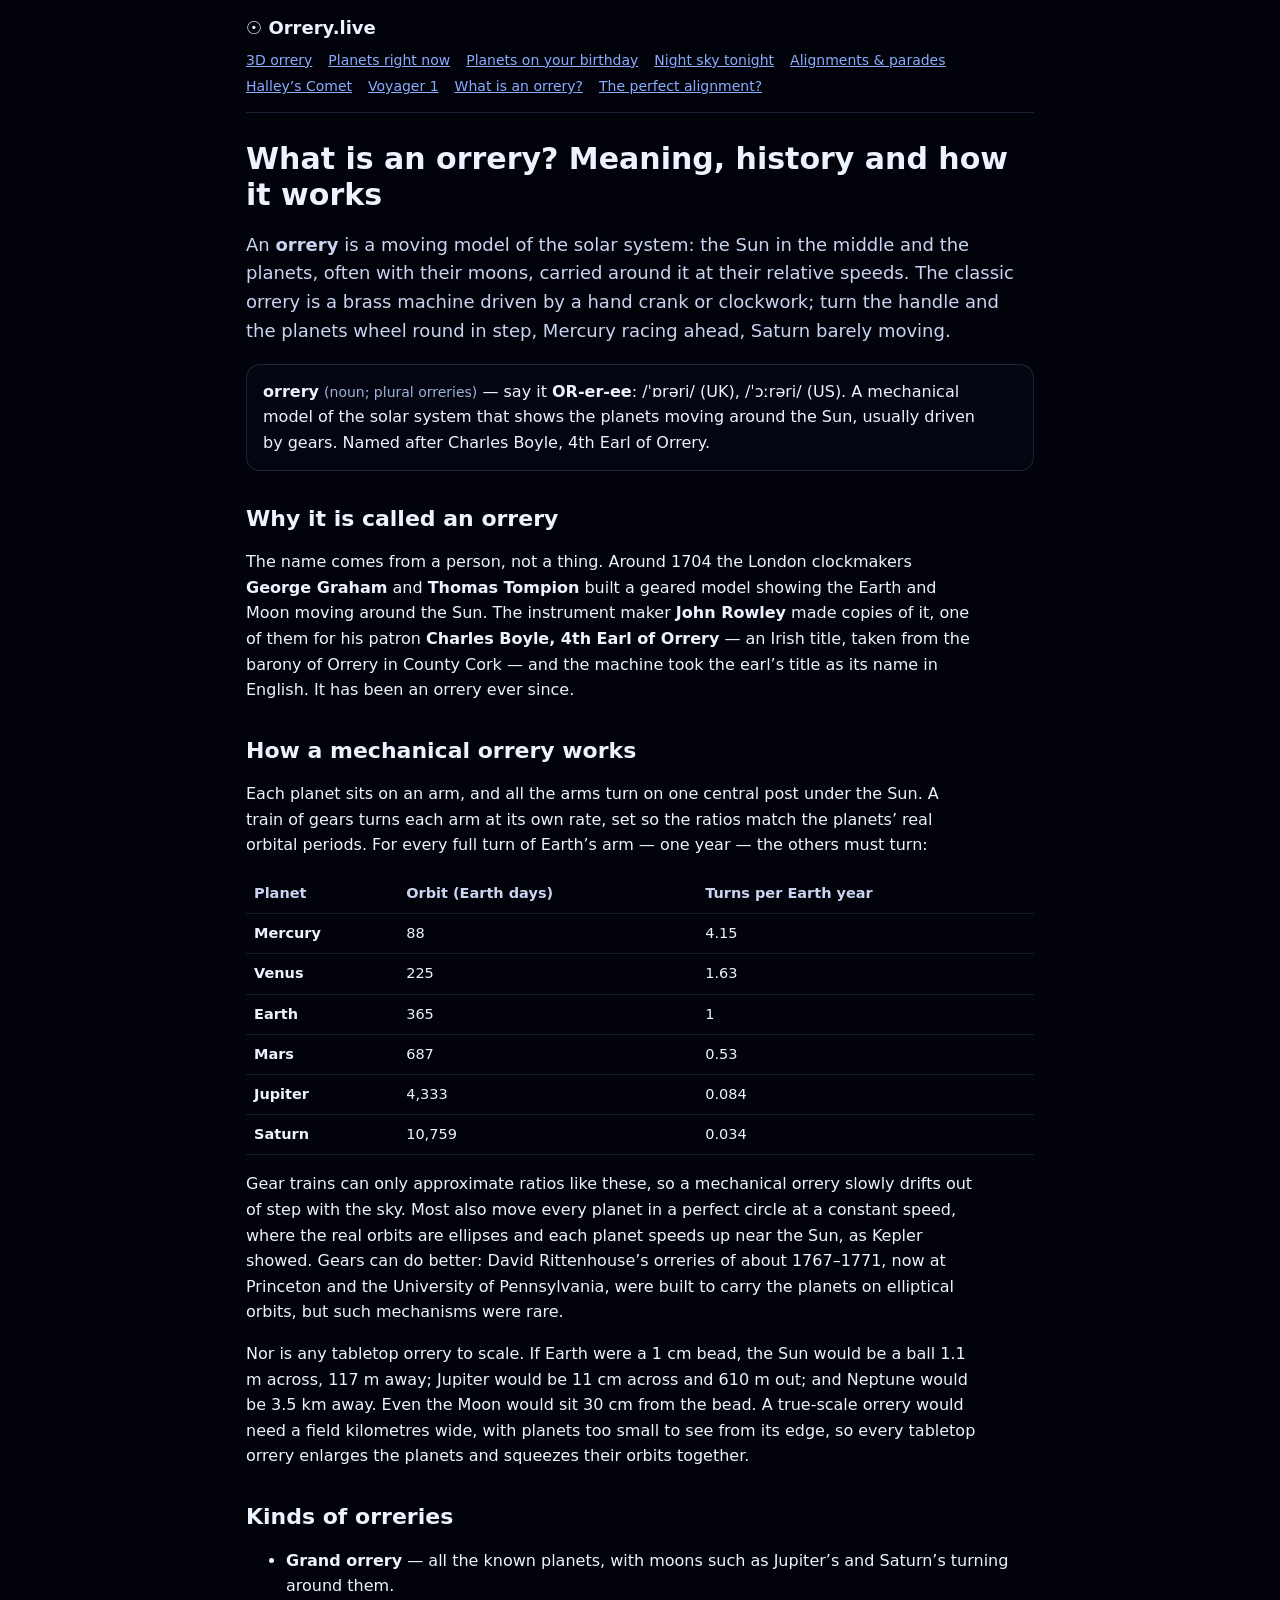
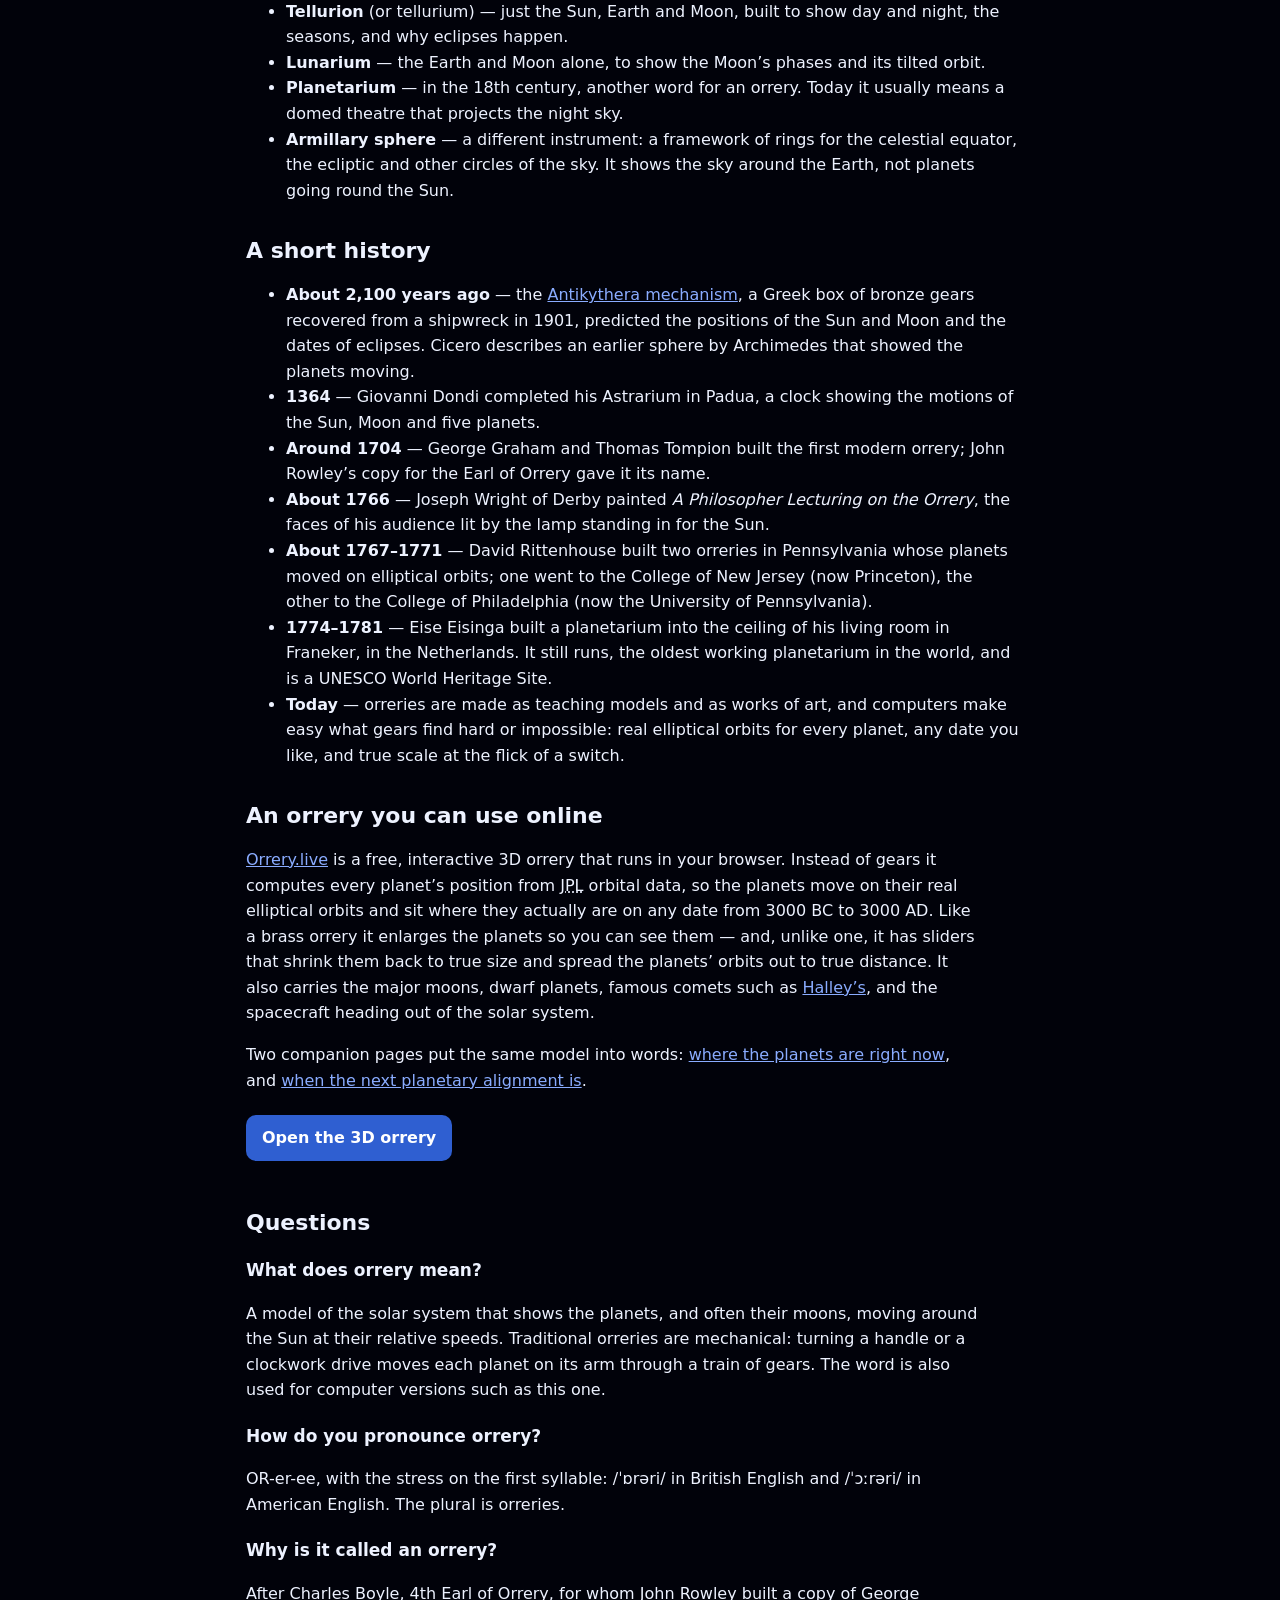
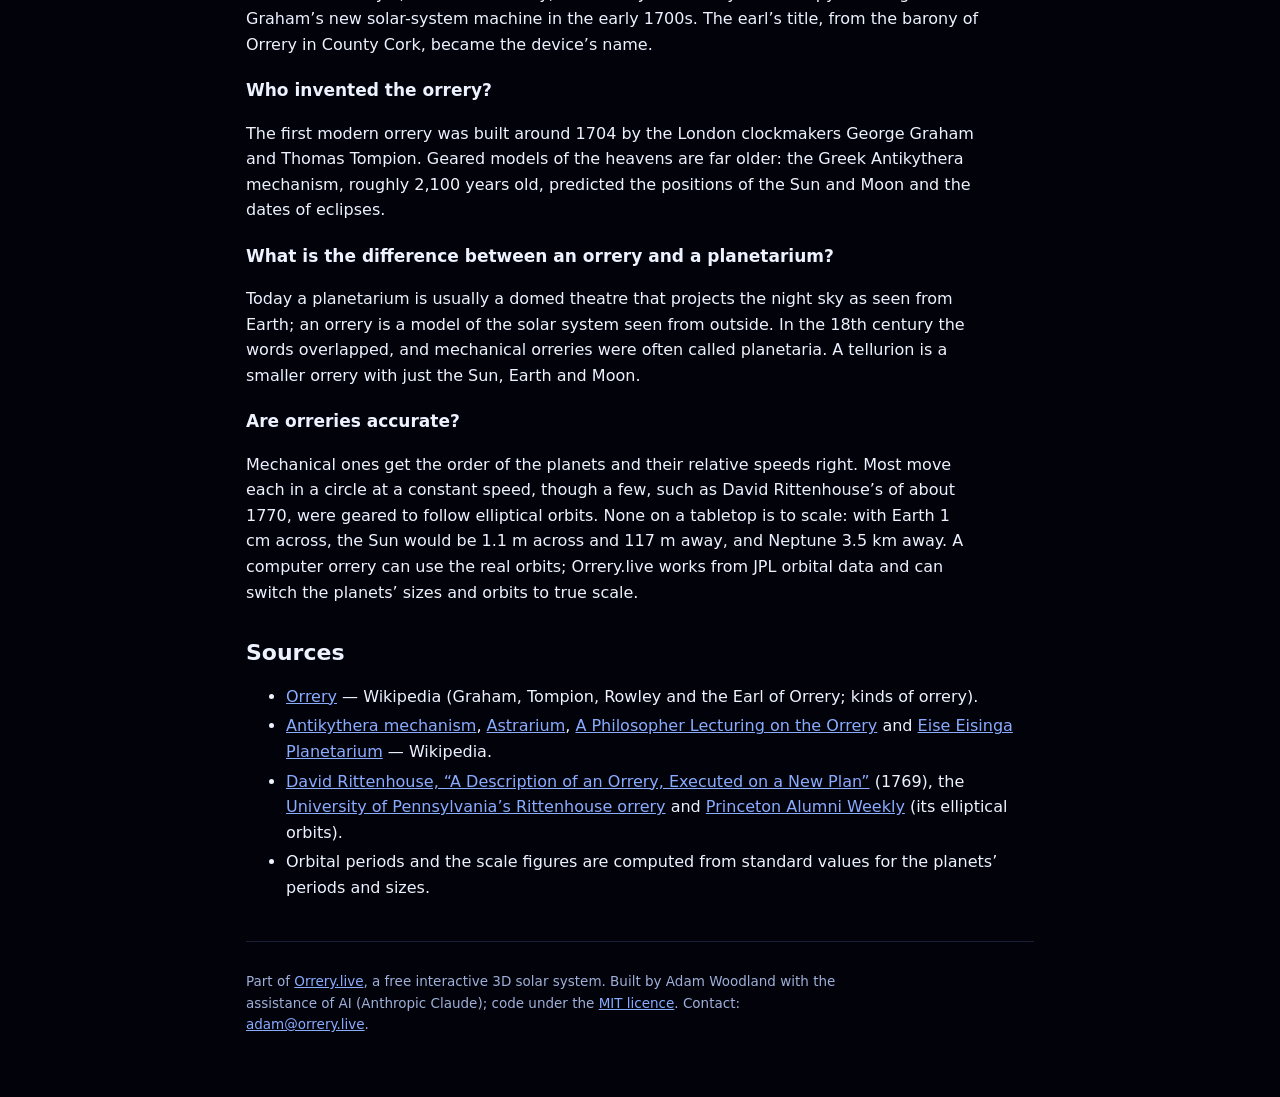
<file: what-is-an-orrery/index.html>
<!DOCTYPE html>
<html lang="en">
<head>
<meta charset="UTF-8">
<meta name="viewport" content="width=device-width, initial-scale=1.0">
<title>Orrery meaning: what is an orrery, and how does it work?</title>
<meta name="description" content="An orrery is a moving model of the solar system. What the word means, how to say it, how the gears work, its history, and a free orrery to use online.">
<meta name="robots" content="index, follow, max-image-preview:large">
<meta name="author" content="Adam Woodland">
<meta name="theme-color" content="#01020a">
<link rel="canonical" href="https://orrery.live/what-is-an-orrery/">
<link rel="icon" href="/favicon.svg" type="image/svg+xml">
<link rel="apple-touch-icon" sizes="180x180" href="/apple-touch-icon.png">
<meta property="og:type" content="article">
<meta property="og:url" content="https://orrery.live/what-is-an-orrery/">
<meta property="og:title" content="What is an orrery? Meaning, history and how it works">
<meta property="og:description" content="A moving model of the solar system, named after an 18th-century Irish earl: what an orrery is, how it works, its history, and one you can use online.">
<meta property="og:site_name" content="Orrery.live">
<meta property="og:image" content="https://orrery.live/og-what-is-an-orrery.png">
<meta property="og:image:width" content="1200">
<meta property="og:image:height" content="630">
<meta property="og:image:alt" content="The words What is an orrery? beside a 3D orrery seen from above, with the Sun, the planets' orbits and the eight labelled planets.">
<meta name="twitter:card" content="summary_large_image">
<meta name="twitter:title" content="What is an orrery?">
<meta name="twitter:description" content="A moving model of the solar system: the meaning of the word, how it works and its history.">
<meta name="twitter:image" content="https://orrery.live/og-what-is-an-orrery.png">
<meta name="twitter:image:alt" content="The words What is an orrery? beside a 3D orrery seen from above, with the Sun, the planets' orbits and the eight labelled planets.">
<script type="application/ld+json">
{
  "@context": "https://schema.org",
  "@graph": [
    {
      "@type": "BreadcrumbList",
      "itemListElement": [
        { "@type": "ListItem", "position": 1, "name": "Orrery.live", "item": "https://orrery.live/" },
        { "@type": "ListItem", "position": 2, "name": "What is an orrery?", "item": "https://orrery.live/what-is-an-orrery/" }
      ]
    },
    {
      "@type": "Article",
      "@id": "https://orrery.live/what-is-an-orrery/",
      "url": "https://orrery.live/what-is-an-orrery/",
      "image": "https://orrery.live/og-what-is-an-orrery.png",
      "headline": "What is an orrery? Meaning, history and how it works",
      "description": "An orrery is a moving model of the solar system: the meaning of the word, how to say it, how mechanical orreries work, their history, and a free orrery online.",
      "datePublished": "2026-10-01",
      "dateModified": "2026-11-19",
      "author": { "@type": "Person", "name": "Adam Woodland", "url": "https://adamwoodland.com/" },
      "publisher": { "@type": "Organization", "name": "Orrery.live", "url": "https://orrery.live/" },
      "isPartOf": { "@type": "WebSite", "name": "Orrery.live", "url": "https://orrery.live/" },
      "about": { "@type": "Thing", "name": "Orrery", "sameAs": "https://en.wikipedia.org/wiki/Orrery" },
      "inLanguage": "en"
    },
    {
      "@type": "DefinedTerm",
      "name": "orrery",
      "description": "A mechanical model of the solar system that shows the planets, and often their moons, moving around the Sun at their relative speeds, usually driven by a hand crank or clockwork gears.",
      "url": "https://orrery.live/what-is-an-orrery/"
    },
    {
      "@type": "FAQPage",
      "mainEntity": [
        {
          "@type": "Question",
          "name": "What does orrery mean?",
          "acceptedAnswer": { "@type": "Answer", "text": "An orrery is a model of the solar system that shows the planets, and often their moons, moving around the Sun at their relative speeds. Traditional orreries are mechanical: turning a handle or a clockwork drive moves each planet on its arm through a train of gears. The word is also used for computer versions such as Orrery.live." }
        },
        {
          "@type": "Question",
          "name": "How do you pronounce orrery?",
          "acceptedAnswer": { "@type": "Answer", "text": "OR-er-ee, with the stress on the first syllable: /ˈɒrəri/ in British English and /ˈɔːrəri/ in American English. The plural is orreries." }
        },
        {
          "@type": "Question",
          "name": "Why is it called an orrery?",
          "acceptedAnswer": { "@type": "Answer", "text": "After Charles Boyle, 4th Earl of Orrery (an Irish title, from the barony of Orrery in County Cork). The instrument maker John Rowley built a copy of George Graham's new solar-system machine for him in the early 1700s, and the device took the earl's title as its name in English." }
        },
        {
          "@type": "Question",
          "name": "Who invented the orrery?",
          "acceptedAnswer": { "@type": "Answer", "text": "The first modern orrery was built around 1704 by the London clockmakers George Graham and Thomas Tompion. Geared models of the heavens are far older: the Greek Antikythera mechanism, roughly 2,100 years old, used bronze gears to predict the positions of the Sun and Moon and the dates of eclipses." }
        },
        {
          "@type": "Question",
          "name": "What is the difference between an orrery and a planetarium?",
          "acceptedAnswer": { "@type": "Answer", "text": "Today a planetarium usually means a domed theatre that projects the night sky as seen from Earth, while an orrery is a model of the solar system seen from outside, with the planets going round the Sun. In the 18th century the words overlapped, and mechanical orreries were often called planetaria. A tellurion is a smaller orrery showing just the Sun, Earth and Moon, to explain day and night, the seasons and eclipses." }
        },
        {
          "@type": "Question",
          "name": "Are orreries accurate?",
          "acceptedAnswer": { "@type": "Answer", "text": "Mechanical orreries get the order of the planets and their relative speeds right. Most move each planet in a circle at a constant speed, although a few, such as David Rittenhouse's of about 1770, were geared to follow elliptical orbits. Sizes and distances are never to scale on a tabletop: if Earth were 1 cm across, the Sun would be 1.1 m across and 117 m away, and Neptune 3.5 km away, so a true-scale orrery would need a field kilometres wide. A computer orrery can use the real elliptical orbits; Orrery.live computes each planet's position from JPL orbital data and has sliders that switch the planets' sizes and orbits to true scale." }
        }
      ]
    }
  ]
}
</script>
<link rel="stylesheet" href="/guide.css">
</head>
<body>
<div class="wrap">
<header class="site">
	<a class="brand" href="/">☉ Orrery.live</a>
	<nav aria-label="Guides"><a href="/">3D orrery</a><a href="/now/">Planets right now</a><a href="/planets-on-your-birthday/">Planets on your birthday</a><a href="/night-sky/">Night sky tonight</a><a href="/planetary-alignment/">Alignments &amp; parades</a><a href="/halleys-comet/">Halley’s Comet</a><a href="/voyager-1/">Voyager 1</a><a href="/what-is-an-orrery/" aria-current="page">What is an orrery?</a><a href="/perfect-alignment/">The perfect alignment?</a></nav>
</header>
<main>
	<h1>What is an orrery? Meaning, history and how it works</h1>
	<p class="lead">An <strong>orrery</strong> is a moving model of the solar system: the Sun in the middle and the planets, often with their moons, carried around it at their relative speeds. The classic orrery is a brass machine driven by a hand crank or clockwork; turn the handle and the planets wheel round in step, Mercury racing ahead, Saturn barely moving.</p>
	<div class="card">
		<p><strong>orrery</strong> <span class="muted">(noun; plural orreries)</span> — say it <strong>OR-er-ee</strong>: /ˈɒrəri/ (UK), /ˈɔːrəri/ (US). A mechanical model of the solar system that shows the planets moving around the Sun, usually driven by gears. Named after Charles Boyle, 4th Earl of Orrery.</p>
	</div>

	<h2>Why it is called an orrery</h2>
	<p>The name comes from a person, not a thing. Around 1704 the London clockmakers <strong>George Graham</strong> and <strong>Thomas Tompion</strong> built a geared model showing the Earth and Moon moving around the Sun. The instrument maker <strong>John Rowley</strong> made copies of it, one of them for his patron <strong>Charles Boyle, 4th Earl of Orrery</strong> — an Irish title, taken from the barony of Orrery in County Cork — and the machine took the earl’s title as its name in English. It has been an orrery ever since.</p>

	<h2>How a mechanical orrery works</h2>
	<p>Each planet sits on an arm, and all the arms turn on one central post under the Sun. A train of gears turns each arm at its own rate, set so the ratios match the planets’ real orbital periods. For every full turn of Earth’s arm — one year — the others must turn:</p>
	<div class="tablewrap">
		<table>
			<thead><tr><th scope="col">Planet</th><th scope="col" class="num">Orbit (Earth days)</th><th scope="col" class="num">Turns per Earth year</th></tr></thead>
			<tbody>
				<tr><th scope="row">Mercury</th><td class="num">88</td><td class="num">4.15</td></tr>
				<tr><th scope="row">Venus</th><td class="num">225</td><td class="num">1.63</td></tr>
				<tr><th scope="row">Earth</th><td class="num">365</td><td class="num">1</td></tr>
				<tr><th scope="row">Mars</th><td class="num">687</td><td class="num">0.53</td></tr>
				<tr><th scope="row">Jupiter</th><td class="num">4,333</td><td class="num">0.084</td></tr>
				<tr><th scope="row">Saturn</th><td class="num">10,759</td><td class="num">0.034</td></tr>
			</tbody>
		</table>
	</div>
	<p>Gear trains can only approximate ratios like these, so a mechanical orrery slowly drifts out of step with the sky. Most also move every planet in a perfect circle at a constant speed, where the real orbits are ellipses and each planet speeds up near the Sun, as Kepler showed. Gears can do better: David Rittenhouse’s orreries of about 1767–1771, now at Princeton and the University of Pennsylvania, were built to carry the planets on elliptical orbits, but such mechanisms were rare.</p>
	<p>Nor is any tabletop orrery to scale. If Earth were a 1 cm bead, the Sun would be a ball 1.1 m across, 117 m away; Jupiter would be 11 cm across and 610 m out; and Neptune would be 3.5 km away. Even the Moon would sit 30 cm from the bead. A true-scale orrery would need a field kilometres wide, with planets too small to see from its edge, so every tabletop orrery enlarges the planets and squeezes their orbits together.</p>

	<h2>Kinds of orreries</h2>
	<ul>
		<li><strong>Grand orrery</strong> — all the known planets, with moons such as Jupiter’s and Saturn’s turning around them.</li>
		<li><strong>Tellurion</strong> (or tellurium) — just the Sun, Earth and Moon, built to show day and night, the seasons, and why eclipses happen.</li>
		<li><strong>Lunarium</strong> — the Earth and Moon alone, to show the Moon’s phases and its tilted orbit.</li>
		<li><strong>Planetarium</strong> — in the 18th century, another word for an orrery. Today it usually means a domed theatre that projects the night sky.</li>
		<li><strong>Armillary sphere</strong> — a different instrument: a framework of rings for the celestial equator, the ecliptic and other circles of the sky. It shows the sky around the Earth, not planets going round the Sun.</li>
	</ul>

	<h2>A short history</h2>
	<ul>
		<li><strong>About 2,100 years ago</strong> — the <a href="https://en.wikipedia.org/wiki/Antikythera_mechanism" rel="noopener">Antikythera mechanism</a>, a Greek box of bronze gears recovered from a shipwreck in 1901, predicted the positions of the Sun and Moon and the dates of eclipses. Cicero describes an earlier sphere by Archimedes that showed the planets moving.</li>
		<li><strong>1364</strong> — Giovanni Dondi completed his Astrarium in Padua, a clock showing the motions of the Sun, Moon and five planets.</li>
		<li><strong>Around 1704</strong> — George Graham and Thomas Tompion built the first modern orrery; John Rowley’s copy for the Earl of Orrery gave it its name.</li>
		<li><strong>About 1766</strong> — Joseph Wright of Derby painted <em>A Philosopher Lecturing on the Orrery</em>, the faces of his audience lit by the lamp standing in for the Sun.</li>
		<li><strong>About 1767–1771</strong> — David Rittenhouse built two orreries in Pennsylvania whose planets moved on elliptical orbits; one went to the College of New Jersey (now Princeton), the other to the College of Philadelphia (now the University of Pennsylvania).</li>
		<li><strong>1774–1781</strong> — Eise Eisinga built a planetarium into the ceiling of his living room in Franeker, in the Netherlands. It still runs, the oldest working planetarium in the world, and is a UNESCO World Heritage Site.</li>
		<li><strong>Today</strong> — orreries are made as teaching models and as works of art, and computers make easy what gears find hard or impossible: real elliptical orbits for every planet, any date you like, and true scale at the flick of a switch.</li>
	</ul>

	<h2>An orrery you can use online</h2>
	<p><a href="/">Orrery.live</a> is a free, interactive 3D orrery that runs in your browser. Instead of gears it computes every planet’s position from <abbr title="NASA Jet Propulsion Laboratory">JPL</abbr> orbital data, so the planets move on their real elliptical orbits and sit where they actually are on any date from 3000 BC to 3000 AD. Like a brass orrery it enlarges the planets so you can see them — and, unlike one, it has sliders that shrink them back to true size and spread the planets’ orbits out to true distance. It also carries the major moons, dwarf planets, famous comets such as <a href="/halleys-comet/">Halley’s</a>, and the spacecraft heading out of the solar system.</p>
	<p>Two companion pages put the same model into words: <a href="/now/">where the planets are right now</a>, and <a href="/planetary-alignment/">when the next planetary alignment is</a>.</p>
	<p><a class="cta" href="/">Open the 3D orrery</a></p>

	<section class="faq">
		<h2>Questions</h2>
		<h3>What does orrery mean?</h3>
		<p>A model of the solar system that shows the planets, and often their moons, moving around the Sun at their relative speeds. Traditional orreries are mechanical: turning a handle or a clockwork drive moves each planet on its arm through a train of gears. The word is also used for computer versions such as this one.</p>
		<h3>How do you pronounce orrery?</h3>
		<p>OR-er-ee, with the stress on the first syllable: /ˈɒrəri/ in British English and /ˈɔːrəri/ in American English. The plural is orreries.</p>
		<h3>Why is it called an orrery?</h3>
		<p>After Charles Boyle, 4th Earl of Orrery, for whom John Rowley built a copy of George Graham’s new solar-system machine in the early 1700s. The earl’s title, from the barony of Orrery in County Cork, became the device’s name.</p>
		<h3>Who invented the orrery?</h3>
		<p>The first modern orrery was built around 1704 by the London clockmakers George Graham and Thomas Tompion. Geared models of the heavens are far older: the Greek Antikythera mechanism, roughly 2,100 years old, predicted the positions of the Sun and Moon and the dates of eclipses.</p>
		<h3>What is the difference between an orrery and a planetarium?</h3>
		<p>Today a planetarium is usually a domed theatre that projects the night sky as seen from Earth; an orrery is a model of the solar system seen from outside. In the 18th century the words overlapped, and mechanical orreries were often called planetaria. A tellurion is a smaller orrery with just the Sun, Earth and Moon.</p>
		<h3>Are orreries accurate?</h3>
		<p>Mechanical ones get the order of the planets and their relative speeds right. Most move each in a circle at a constant speed, though a few, such as David Rittenhouse’s of about 1770, were geared to follow elliptical orbits. None on a tabletop is to scale: with Earth 1 cm across, the Sun would be 1.1 m across and 117 m away, and Neptune 3.5 km away. A computer orrery can use the real orbits; Orrery.live works from JPL orbital data and can switch the planets’ sizes and orbits to true scale.</p>
	</section>

	<h2>Sources</h2>
	<ul class="sources">
		<li><a href="https://en.wikipedia.org/wiki/Orrery" rel="noopener">Orrery</a> — Wikipedia (Graham, Tompion, Rowley and the Earl of Orrery; kinds of orrery).</li>
		<li><a href="https://en.wikipedia.org/wiki/Antikythera_mechanism" rel="noopener">Antikythera mechanism</a>, <a href="https://en.wikipedia.org/wiki/Astrarium" rel="noopener">Astrarium</a>, <a href="https://en.wikipedia.org/wiki/A_Philosopher_Lecturing_on_the_Orrery" rel="noopener">A Philosopher Lecturing on the Orrery</a> and <a href="https://en.wikipedia.org/wiki/Eise_Eisinga_Planetarium" rel="noopener">Eise Eisinga Planetarium</a> — Wikipedia.</li>
		<li><a href="https://doi.org/10.2307/1005000" rel="noopener">David Rittenhouse, “A Description of an Orrery, Executed on a New Plan”</a> (1769), the <a href="https://www.library.upenn.edu/collections/notable/rittenhouse-orrery" rel="noopener">University of Pennsylvania’s Rittenhouse orrery</a> and <a href="https://swh.princeton.edu/~paw/web_exclusives/more/more_letters/letters_orrery.html" rel="noopener">Princeton Alumni Weekly</a> (its elliptical orbits).</li>
		<li>Orbital periods and the scale figures are computed from standard values for the planets’ periods and sizes.</li>
	</ul>
</main>
<footer class="site">
	<p>Part of <a href="/">Orrery.live</a>, a free interactive 3D solar system. Built by Adam Woodland with the assistance of AI (Anthropic Claude); code under the <a href="/LICENSE">MIT licence</a>. Contact: <a href="mailto:adam@orrery.live">adam@orrery.live</a>.</p>
</footer>
</div>
</body>
</html>
</file>
<file: guide.css>
/* Guide pages (/now/, /planetary-alignment/): plain text pages in the orrery's
   dark palette. Strict CSP — everything lives here, nothing inline. */
:root { color-scheme: dark; }
* { box-sizing: border-box; }
html { background: #01020a; }
body { margin: 0; background: #01020a; color: #edf2ff; font: 16px/1.6 -apple-system, "Segoe UI", system-ui, sans-serif; -webkit-text-size-adjust: 100%; }
a { color: #8aacff; }
a:hover { color: #b7cbff; }
.wrap { max-width: 820px; margin: 0 auto; padding: 0 16px 48px; }
header.site { display: flex; flex-wrap: wrap; align-items: center; justify-content: space-between; gap: 6px 16px; padding: 14px 0; border-bottom: 1px solid rgba(138, 172, 255, 0.18); }
.brand { font-weight: 700; text-decoration: none; color: #edf2ff; font-size: 18px; }
header.site nav { display: flex; flex-wrap: wrap; gap: 4px 16px; font-size: 14px; }
h1 { font-size: 30px; line-height: 1.2; margin: 28px 0 10px; }
h2 { font-size: 22px; line-height: 1.3; margin: 34px 0 8px; }
h3 { font-size: 17px; margin: 22px 0 6px; }
p, li { max-width: 72ch; }
.lead { font-size: 18px; color: #c9d4f0; }
.cta { display: inline-block; margin: 6px 0 14px; padding: 10px 16px; border-radius: 10px; background: #2f5fd1; color: #fff; text-decoration: none; font-weight: 600; }
.cta:hover { background: #3d6fe6; color: #fff; }
.card { background: rgba(4, 8, 18, 0.86); border: 1px solid rgba(138, 172, 255, 0.18); border-radius: 14px; padding: 14px 16px; margin: 16px 0; }
.card p:first-child { margin-top: 0; }
.card .nexthead { margin: 0 0 6px; } /* /planetary-alignment/'s "Next planet parade: <date>" */
.card p:last-child { margin-bottom: 0; }
.tablewrap { overflow-x: auto; margin: 12px 0; }
table { border-collapse: collapse; width: 100%; font-size: 14.5px; }
caption { text-align: left; caption-side: bottom; padding: 8px 0; }
th, td { text-align: left; padding: 8px 8px; border-bottom: 1px solid rgba(138, 172, 255, 0.14); vertical-align: top; }
thead th { color: #c9d4f0; font-weight: 600; white-space: nowrap; }
tbody th { font-weight: 600; white-space: nowrap; }
td.num { font-variant-numeric: tabular-nums; white-space: nowrap; }
td.act a { white-space: nowrap; }
.sub { display: block; color: #9fb0d8; font-size: 13px; white-space: nowrap; }
table.stack { min-width: 720px; }
.muted { color: #9fb0d8; font-size: 14px; }
.retro { color: #ffc86b; }
.now-stamp { font-variant-numeric: tabular-nums; }
svg.topdown { width: 100%; height: auto; max-width: 560px; display: block; margin: 8px auto; }
/* Label/value pairs (/halleys-comet/ live figures). */
dl.facts { display: grid; grid-template-columns: max-content 1fr; gap: 6px 18px; margin: 10px 0; }
dl.facts dt { color: #9fb0d8; }
dl.facts dd { margin: 0; font-variant-numeric: tabular-nums; }
dl.facts .sub { white-space: normal; }
svg.strip { width: 240px; height: 50px; display: block; }
.faq h3 { margin-top: 20px; }
.sources li { margin: 4px 0; }
footer.site { margin-top: 40px; padding-top: 16px; border-top: 1px solid rgba(138, 172, 255, 0.18); font-size: 13.5px; color: #9fb0d8; }
@media (max-width: 640px) {
	h1 { font-size: 24px; }
	h2 { font-size: 20px; }
	/* Wide tables become one block per row: "Label: value" lines. */
	table.stack { min-width: 0; font-size: 14.5px; }
	table.stack thead { display: none; }
	table.stack tr { display: block; padding: 10px 0; border-bottom: 1px solid rgba(138, 172, 255, 0.14); }
	table.stack th[scope=row] { display: block; padding: 0 0 3px; border: 0; font-size: 16px; }
	table.stack td { display: block; padding: 1px 0; border: 0; white-space: normal; }
	table.stack td[data-label]::before { content: attr(data-label) ": "; color: #9fb0d8; }
	table.stack .sub { display: inline; white-space: normal; }
	table.stack .sub::before { content: " · "; }
	table.stack td.stripcell { padding-top: 6px; }
	table.stack td.act { padding-top: 4px; }
}

/* Figures (/perfect-alignment/). */
figure.fig { margin: 18px 0; }
figure.fig img { display: block; width: 100%; height: auto; border-radius: 12px; border: 1px solid rgba(138, 172, 255, 0.18); background: #0b1020; }
figure.fig figcaption { color: #9fb0d8; font-size: 14px; margin-top: 8px; }

/* Date form and results (/planets-on-your-birthday/). */
form.dateform { display: flex; flex-wrap: wrap; align-items: flex-end; gap: 10px 12px; margin: 16px 0 4px; }
form.dateform label { display: flex; flex-direction: column; gap: 6px; font-size: 14px; color: #c9d4f0; }
form.dateform input[type=date] { font: inherit; font-size: 17px; min-height: 44px; padding: 6px 10px; border-radius: 10px; border: 1px solid rgba(138, 172, 255, 0.35); background: rgba(4, 8, 18, 0.86); color: #edf2ff; }
form.dateform button { font: inherit; font-weight: 600; min-height: 44px; padding: 10px 16px; border: 0; border-radius: 10px; background: #2f5fd1; color: #fff; cursor: pointer; }
form.dateform button:hover { background: #3d6fe6; }
.status { min-height: 1.6em; margin: 4px 0; color: #ffc86b; }
.ctarow { display: flex; flex-wrap: wrap; align-items: center; gap: 4px 18px; }
h2[tabindex="-1"]:focus { outline: none; }

/* Light-day countdown card and NASA's events (/voyager-1/). */
.ldcard { text-align: center; border-color: rgba(255, 209, 102, 0.45); background: radial-gradient(ellipse at 50% 0%, rgba(255, 209, 102, 0.08), transparent 70%), rgba(4, 8, 18, 0.86); padding: 18px 16px 16px; }
.ldcard p { max-width: none; }
.ldlabel { margin: 0; color: #c9d4f0; font-size: 17px; }
.ldbig { margin: 2px 0 4px; font-size: clamp(46px, 13vw, 76px); font-weight: 700; line-height: 1.1; color: #fff; font-variant-numeric: tabular-nums; letter-spacing: 0.02em; }
.ldbig.ldword { font-size: clamp(30px, 8vw, 46px); color: #ffd166; letter-spacing: 0; }
.ldwhen { margin: 0; color: #c9d4f0; }
.ldsrc { margin: 10px 0 0; color: #9fb0d8; font-size: 13.5px; }
ol.events { list-style: none; padding: 0; margin: 12px 0; }
ol.events li { max-width: none; margin: 12px 0; padding: 2px 0 2px 14px; border-left: 3px solid rgba(138, 172, 255, 0.45); }
ol.events li.milestone { border-left-color: #ffd166; }
ol.events p { margin: 2px 0; }
.evwhen { color: #c9d4f0; font-size: 14.5px; }
.evtag { display: inline-block; padding: 0 7px; margin-right: 2px; border-radius: 6px; font-size: 12.5px; font-weight: 600; background: rgba(138, 172, 255, 0.16); color: #b7cbff; }
li.milestone .evtag { background: rgba(255, 209, 102, 0.16); color: #ffd166; }
</file>
